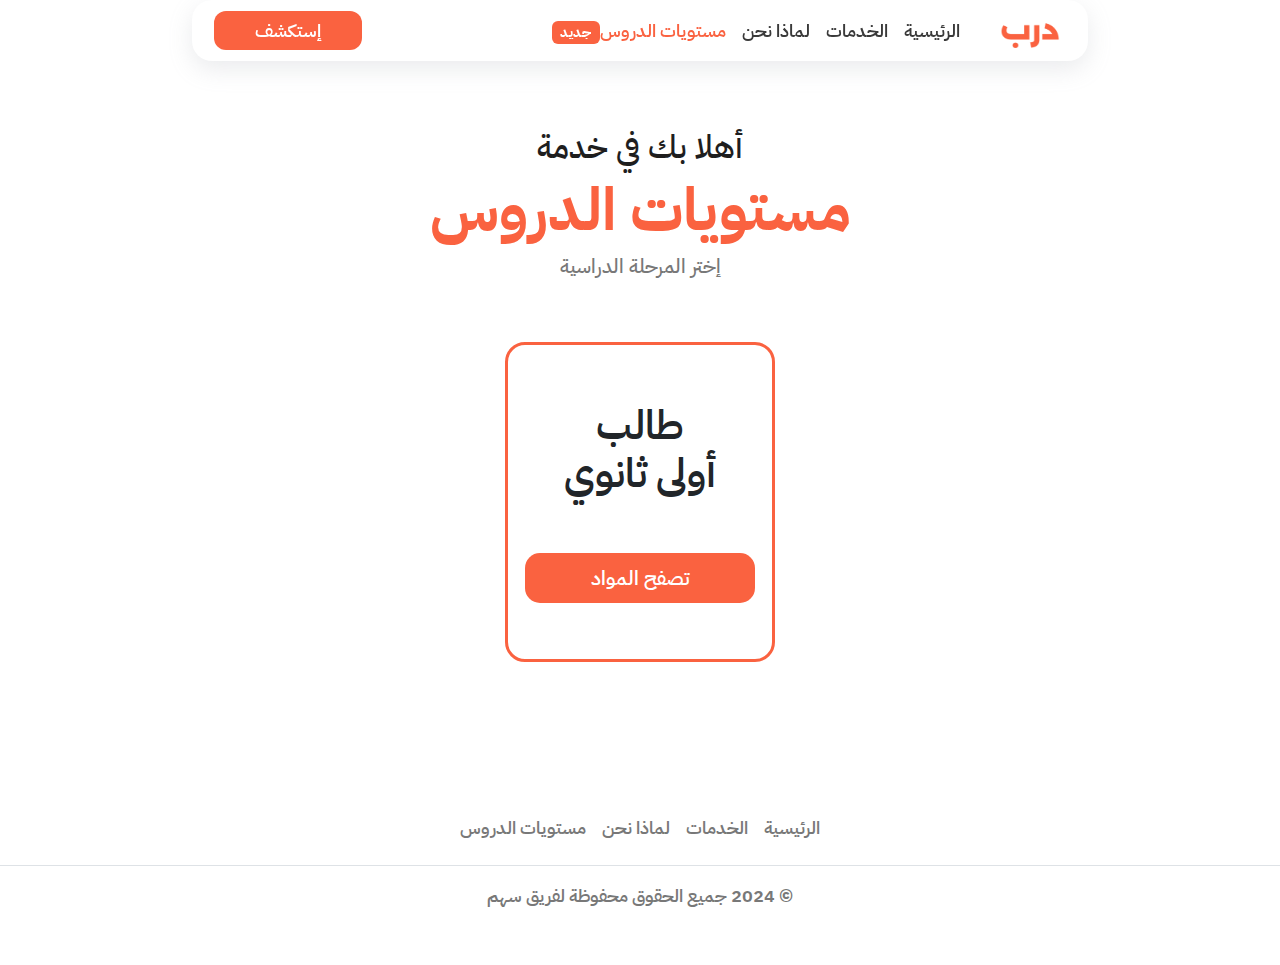
<file: Edu_level/index.html>
<!DOCTYPE html>
<html lang="en">
<head>
    <meta charset="UTF-8">
    <meta name="viewport" content="width=device-width, initial-scale=1.0">
    <link href="https://cdn.jsdelivr.net/npm/bootstrap@5.3.3/dist/css/bootstrap.min.css" rel="stylesheet"
    integrity="sha384-QWTKZyjpPEjISv5WaRU9OFeRpok6YctnYmDr5pNlyT2bRjXh0JMhjY6hW+ALEwIH" crossorigin="anonymous">
  <link rel="stylesheet" href="style.css">
  <link rel='stylesheet'
    href='https://cdn-uicons.flaticon.com/2.2.0/uicons-regular-rounded/css/uicons-regular-rounded.css'>

  <title>المواد</title>
</head>

<body dir="rtl">
   <nav class="navbar fixed-top navbar-expand-lg ">
    
    <div class="container-fluid">
      <a class="navbar-brand" href="/HomePage/index.html">
        <img src="/HomePage/img/logo out bg.png" alt="Logo" width="60" height="35"
        class="d-inline-block align-text-top">
        
      </a>
      <button class="navbar-toggler" type="button" data-bs-toggle="collapse" data-bs-target="#navbarNavDropdown"
      aria-controls="navbarNavDropdown" aria-expanded="false" aria-label="Toggle navigation">
      <span class="navbar-toggler-icon"></span>
    </button>
    <div class="collapse navbar-collapse" id="navbarNavDropdown">
      <ul class="navbar-nav">
        <li class="nav-item">
          <a class="nav-link" aria-current="page" href="/HomePage/index.html">الرئيسية</a>
        </li>
        <li class="nav-item">
          <a class="nav-link" href="/HomePage/index.html#services">الخدمات</a>
        </li>
        <li class="nav-item">
          <a class="nav-link" href="/HomePage/index.html#why">لماذا نحن</a>
        </li>
        <li class="nav-item dropdown" style="color: #FA6240;">
          <a class="nav-link" href="/Edu_level/index.html" style="color: #FA6240;">مستويات الدروس<span class="badge"
            style="background-color: #FA6240;">جديد</span></a>
          </li>
        </ul>
        
      </div>
      <a id="a" href="/HomePage/index.html#services"><button id="nav_btn" class="btn" type="button">إستكشف</button></a>
    </div>
  </nav>


  <!-- الواجهة العلوية -->
  <div class="head">
      <h2 class="fw-medium"> أهلا بك في خدمة</h2>
      <h1 class="fw-bold">مستويات الدروس</h1>
    <h5 class="fw-medium">إختر المرحلة الدراسية</h5>
  </div>

  <div class="level">
    <h1 class="fw-semibold">
        طالب
        <br>أولى ثانوي
    </h1>
    <a href="/Subjects/index.html" class="fw-semibold" >تصفح المواد</a>
  </div>



    <!-- الفوتر -------------------------------------->
    <footer class="py-3 my-4">
      <ul class="nav justify-content-center border-bottom pb-3 mb-3">
        <li class="nav-item"><a href="/HomePage/index.html" class="nav-link px-2 fw-semibold" style="color: #787878;">الرئيسية</a></li>
        <li class="nav-item"><a href="/HomePage/index.html#services" class="nav-link px-2 fw-semibold" style="color: #787878;">الخدمات</a></li>
        <li class="nav-item"><a href="/HomePage/index.html#why" class="nav-link px-2 fw-semibold" style="color: #787878;">لماذا نحن</a></li>
        <li class="nav-item"><a href="/Edu_level/index.html" class="nav-link px-2 fw-semibold" style="color: #787878;">مستويات الدروس</a></li>
      </ul>
      <p class="text-center fw-semibold" style="color: #787878; font-size: large;">© 2024 جميع الحقوق محفوظة لفريق سهم</p>
    </footer>
  <script src="https://cdn.jsdelivr.net/npm/bootstrap@5.3.3/dist/js/bootstrap.bundle.min.js"
  integrity="sha384-YvpcrYf0tY3lHB60NNkmXc5s9fDVZLESaAA55NDzOxhy9GkcIdslK1eN7N6jIeHz"
  crossorigin="anonymous"></script>
</body>
</html>
</file>
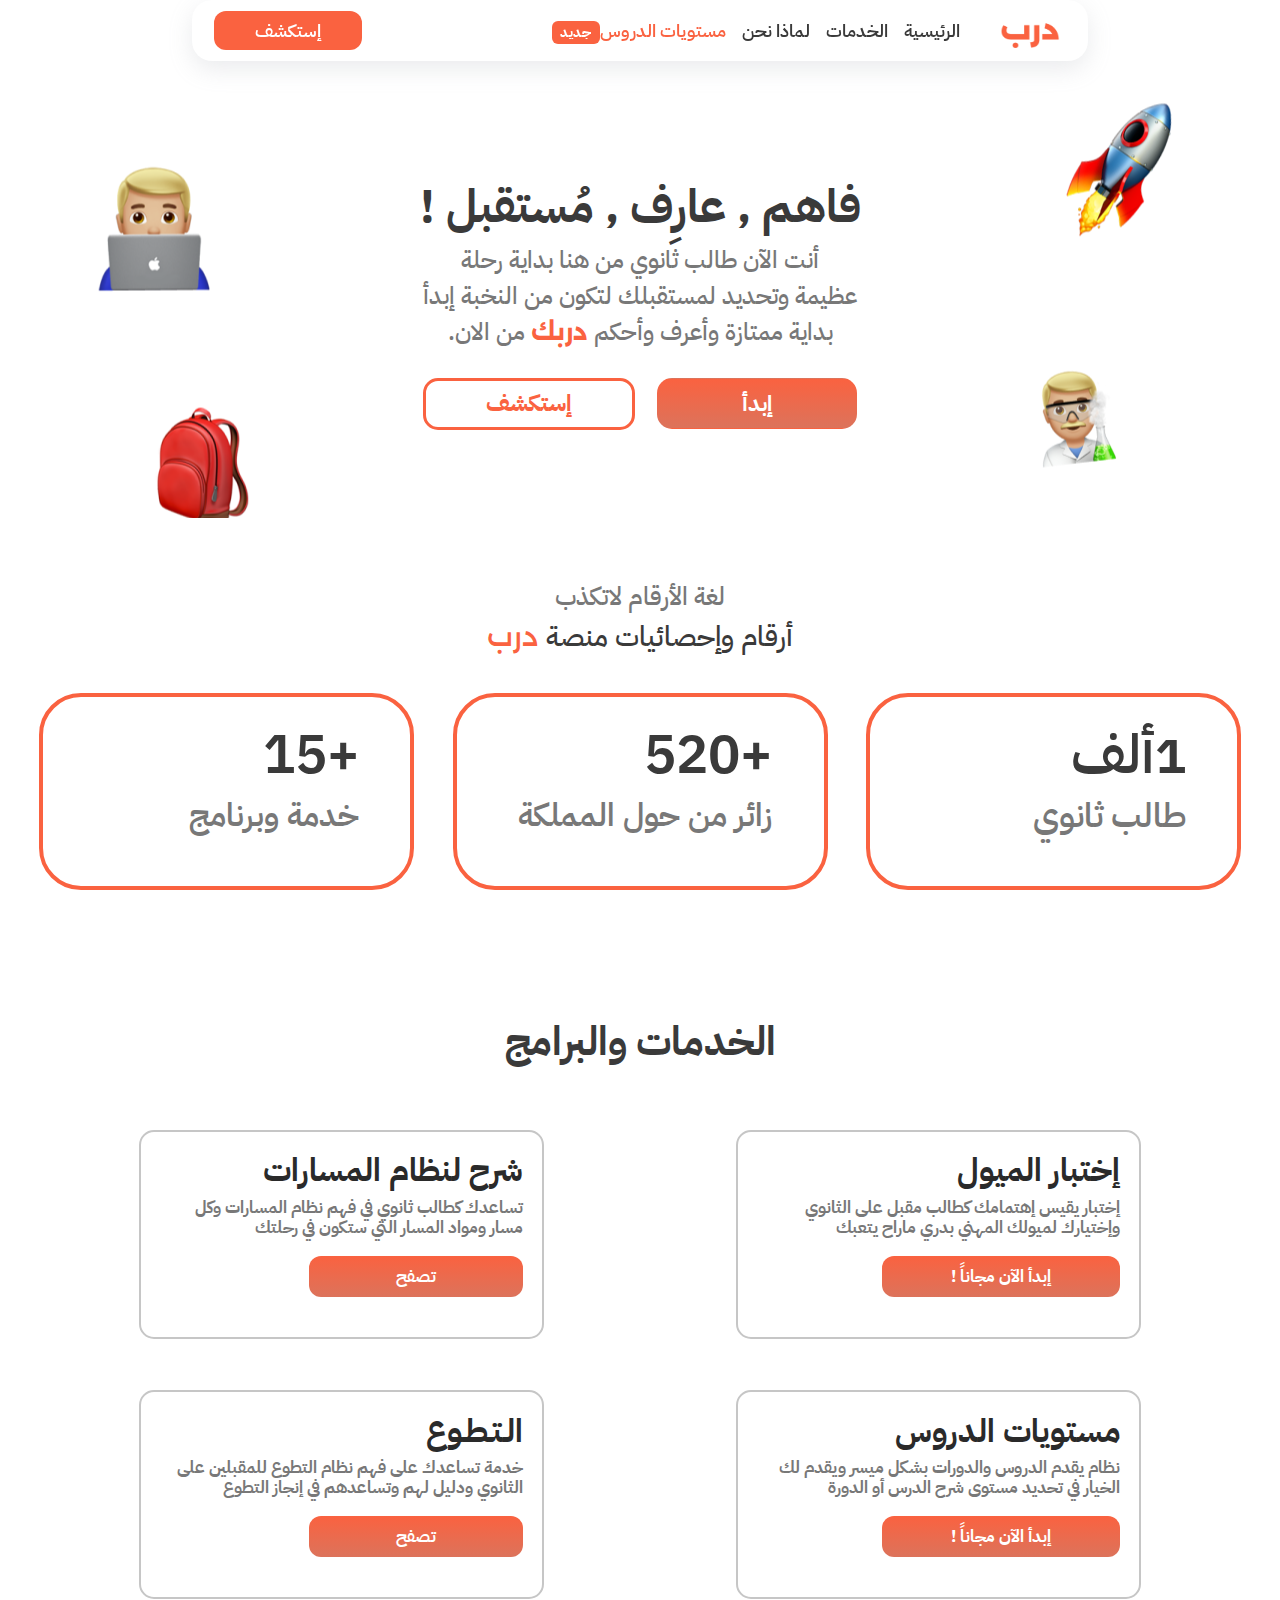
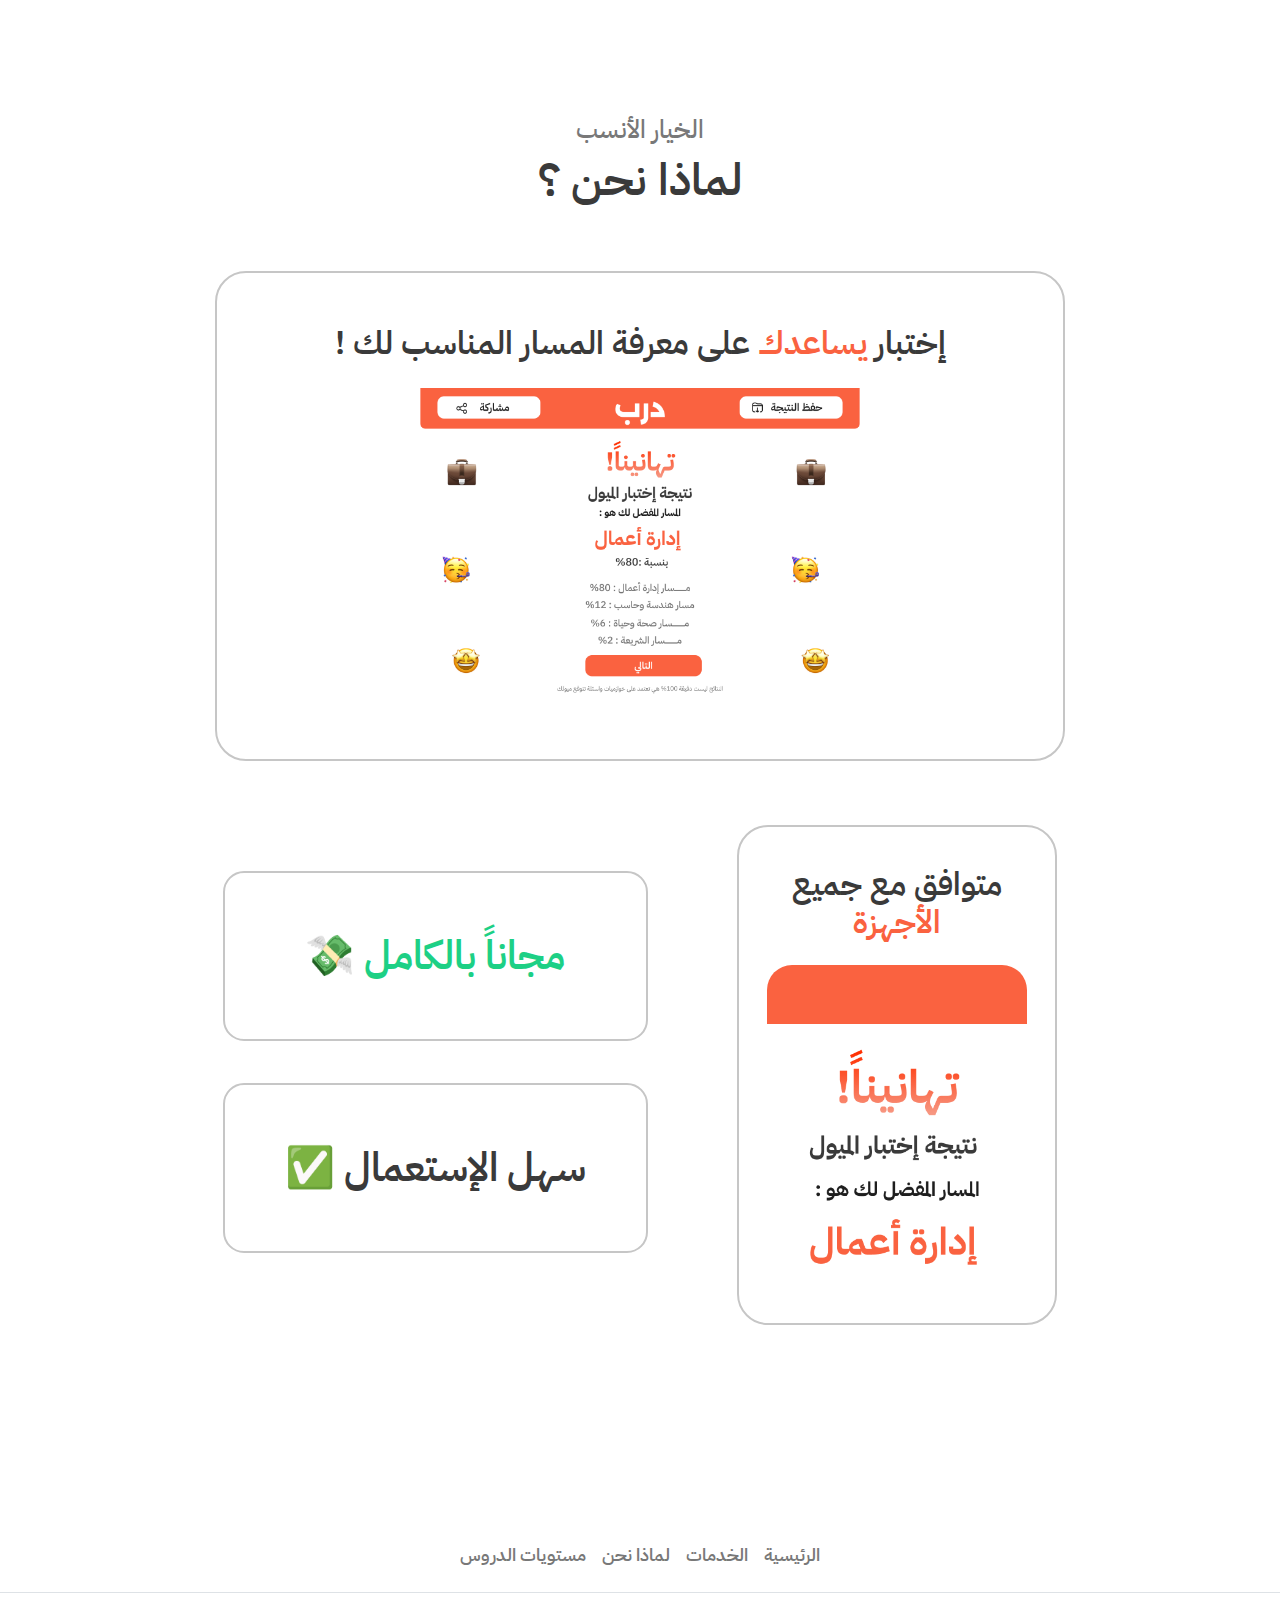
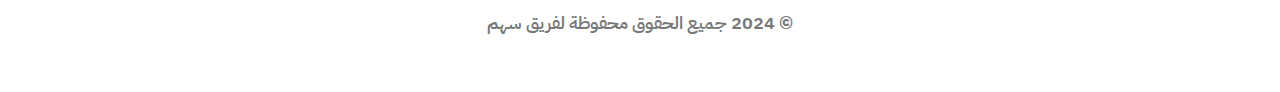
<file: HomePage/index.html>
<!DOCTYPE html>
<html lang="ar">

<head>
  <meta charset="UTF-8">
  <meta name="viewport" content="width=device-width, initial-scale=1.0">
  <link href="https://cdn.jsdelivr.net/npm/bootstrap@5.3.3/dist/css/bootstrap.min.css" rel="stylesheet"
    integrity="sha384-QWTKZyjpPEjISv5WaRU9OFeRpok6YctnYmDr5pNlyT2bRjXh0JMhjY6hW+ALEwIH" crossorigin="anonymous">
  <link rel="stylesheet" href="style.css">
  <link rel='stylesheet'
    href='https://cdn-uicons.flaticon.com/2.2.0/uicons-regular-rounded/css/uicons-regular-rounded.css'>

  <title>الصفحة الرئيسية</title>
</head>

<body dir="rtl">
  <nav class="navbar fixed-top navbar-expand-lg ">
    
    <div class="container-fluid">
      <a class="navbar-brand" href="/HomePage/index.html">
        <img src="/HomePage/img/logo out bg.png" alt="Logo" width="60" height="35"
        class="d-inline-block align-text-top">
        
      </a>
      <button class="navbar-toggler" type="button" data-bs-toggle="collapse" data-bs-target="#navbarNavDropdown"
      aria-controls="navbarNavDropdown" aria-expanded="false" aria-label="Toggle navigation">
      <span class="navbar-toggler-icon"></span>
    </button>
    <div class="collapse navbar-collapse" id="navbarNavDropdown">
      <ul class="navbar-nav">
        <li class="nav-item">
          <a class="nav-link" aria-current="page" href="/HomePage/index.html">الرئيسية</a>
        </li>
        <li class="nav-item">
          <a class="nav-link" href="/HomePage/index.html#services">الخدمات</a>
        </li>
        <li class="nav-item">
          <a class="nav-link" href="/HomePage/index.html#why">لماذا نحن</a>
        </li>
        <li class="nav-item dropdown" style="color: #FA6240;">
          <a class="nav-link" href="/Edu_level/index.html" style="color: #FA6240;">مستويات الدروس<span class="badge"
            style="background-color: #FA6240;">جديد</span></a>
          </li>
        </ul>
        
      </div>
      <a id="a" href="/HomePage/index.html#services"><button id="nav_btn" class="btn" type="button">إستكشف</button></a>
        </div>
  </nav>
  
  <!-- <img class="circel img-fluid" src="/HomePage/img/cir.png" alt=""> -->

  <!-- الدائرة -->
  <!-- الواجهة العلوية -->
  <div class="main">
    <div class="main_text">
      <h1>فاهم , عارِف , مُستقبل !</h1>
      <p>أنت الآن طالب ثانوي من هنا بداية رحلة
        <br> عظيمة وتحديد لمستقبلك لتكون من النخبة إبدأ
        <br> بداية ممتازة وأعرف وأحكم <span
          style="color: #FA6240; font-weight: bold; font-family: Alexandria;">دربك</span> من الان.
      </p>
    </div>
    <div class="main_btns">
      <a href="#services" class="btn main_btn">إبدأ</a>
      <a href="#services" class="btn sec_btn">إستكشف</a>

    </div>
  </div>

  <!-- الأرقام -->
  <div class="num">

    <div class="num_title">
      <h5>لغة الأرقام لاتكذب</h5>
      <h3>أرقام وإحصائيات منصة <span style="color: #FA6240; font-family: Alexandria;">درب</span> </h3>
    </div>

    <!-- اب البطاقات -->

    <div class="num_cards">

      <div class="num_card">
        <div class="num_text">
          <h1>1ألف <i class="fi fi-rr-graduation-cap"></i></h1>
          <h4>طالب ثانوي</h4>
        </div>
      </div>

      <div class="num_card">
        <div class="num_text">
          <h1>+520  <i class="fi fi-rr-user"></i></h1>
          <h4 style="font-size: 32px;">زائر من حول المملكة</h4>
        </div>
      </div>

      <div class="num_card">
        <div class="num_text">
          <h1>+15<i class="fi fi-rr-apps"></i></h1>
          <h4 style="font-size: 32px;">خدمة وبرنامج</h4>
        </div>
      </div>


    </div> <!--نهاية أب البطاقات-->
  </div> <!--جد البطاقات-->


  <!-- الخدمات -------------------------------------->

  <div class="services" id="services">

    <div class="ser_title">
      <h1>الخدمات والبرامج</h1>
    </div>

    <div class="ser_cards"> <!--أب البطاقات-->

      <div class="ser_card">
        
        <h2>إختبار الميول<i class="fi fi-rr-briefcase icon"></i></h2>
        <h6> إختبار يقيس إهتمامك كطالب مقبل على الثانوي وإختيارك لميولك المهني بدري ماراح يتعبك </h6>
        <a href="#"  rel="noopener noreferrer"  data-bs-toggle="modal" data-bs-target="#exampleModal">إبدأ الآن مجاناً !</a>
      </div>

      <div class="ser_card">
        <h2>شرح لنظام المسارات<i class="fi fi-rr-briefcase icon"></i></h2>

        <h6>تساعدك كطالب ثانوي في فهم نظام المسارات وكل مسار ومواد المسار التي ستكون في رحلتك 
        </h6>
        <a href="/msarat/msarat.html"  rel="noopener noreferrer"  style="padding: 2.3% 24%;">تصفح</a>
      </div>

      <div class="ser_card">
        <h2>مستويات الدروس<i class="fi fi-rr-briefcase icon"></i></h2>

        <h6> نظام يقدم الدروس والدورات بشكل ميسر ويقدم لك الخيار في تحديد مستوى شرح الدرس أو الدورة</h6>
        <a href="/Edu_level/"  rel="noopener noreferrer">إبدأ الآن مجاناً !</a>
      </div>

      <div class="ser_card">
        <h2>الـتـطـوع<i class="fi fi-rr-briefcase icon"></i></h2>

        <h6> خدمة تساعدك على فهم نظام التطوع للمقبلين على الثانوي ودليل لهم وتساعدهم في إنجاز التطوع </h6>
        <a href="/tatawae/index.html"  rel="noopener noreferrer" style="padding: 2.3% 24%;">تصفح</a>
      </div>


    </div> <!--نهاية أب البطاقات-->

  </div>

  
<!-- Modal -->
<div class="modal fade" id="exampleModal" tabindex="-1" aria-labelledby="exampleModalLabel" aria-hidden="true">
  <div class="modal-dialog">
    <div class="modal-content">
      <div class="modal-header">
        <h1 class="modal-title fs-5" id="exampleModalLabel">سيتم توفير الخدمة قريباً</h1>
        <!-- <button type="button" class="btn-close" data-bs-dismiss="modal" aria-label="Close"></button> -->
      </div>
      <div class="modal-body">
      هي خدمة إحترافية سيتم تقديمها في منصة درب ترقبوا..
      </div>
      <div class="modal-footer">
        <button type="button" class="btn btn-secondary" data-bs-dismiss="modal">إغلاق</button>
      </div>
    </div>
  </div>
</div>


  <!-- لماذا نحن ؟ -------------------------------------->

  <div class="why" id="why">
    <!-- العنوان -->
    <div class="why_title">
      <h5>الخيار الأنسب</h5>
      <h1 class="fw-semibold">لماذا نحن ؟</h1>
    </div>

    <div class="why_card " id="width_card">
      <h1 class="fw-semibold" style="font-size: 33px; color: #3a3a3a;">إختبار <span style="color: #FA6240;">يساعدك</span> على معرفة المسار المناسب لك !</h1>
      <img class="img-fluid" src="/HomePage/img/النتيجة.png" alt="" width="490" height="345" style="border-radius: 24px; margin-top: 2%; padding: 0% 3%;">
    </div>

    <div class="why_cards">

      <div class="why_card" id="height_card">
        <h2 class="fw-semibold">متوافق مع جميع <br><span style="color: #FA6240;">الأجهزة</span></h2>
        <img src="/HomePage/img/بالجوال.png" alt="" width="260" height="300" style="border-radius: 25px; margin-top:5% ;">
      </div>
    
      <!-- اب البطاقات الصغيرة -->
      <div class="min_cards">

        <div class="why_card" id="min_card">
          <h1 class="fw-semibold" style="color: #1DD085; margin: auto; text-align: center;">مجاناً بالكامل 💸</h1>
        </div>
              <div class="why_card" id="min_card">
                <h1 class="fw-semibold" style="color: #3a3a3a; margin: auto; text-align: center; ">سهل الإستعمال ✅</h1>
              </div>
      </div> <!--نهاية اب البطاقات الصغيرة-->
      
    </div> <!--نهاية أب البطاقات-->

  </div> <!--نهاية الجد-->

<!-- الفوتر -------------------------------------->
<footer class="py-3 my-4">
  <ul class="nav justify-content-center border-bottom pb-3 mb-3">
    <li class="nav-item"><a href="/HomePage/index.html" class="nav-link px-2 fw-semibold" style="color: #787878;">الرئيسية</a></li>
    <li class="nav-item"><a href="/HomePage/index.html#services" class="nav-link px-2 fw-semibold" style="color: #787878;">الخدمات</a></li>
    <li class="nav-item"><a href="/HomePage/index.html#why" class="nav-link px-2 fw-semibold" style="color: #787878;">لماذا نحن</a></li>
    <li class="nav-item"><a href="/Edu_level/index.html" class="nav-link px-2 fw-semibold" style="color: #787878;">مستويات الدروس</a></li>
  </ul>
  <p class="text-center fw-semibold" style="color: #787878; font-size: large;">© 2024 جميع الحقوق محفوظة لفريق سهم</p>
</footer>



  <script src="https://cdn.jsdelivr.net/npm/bootstrap@5.3.3/dist/js/bootstrap.bundle.min.js"
    integrity="sha384-YvpcrYf0tY3lHB60NNkmXc5s9fDVZLESaAA55NDzOxhy9GkcIdslK1eN7N6jIeHz"
    crossorigin="anonymous"></script>
</body>

</html>
</file>
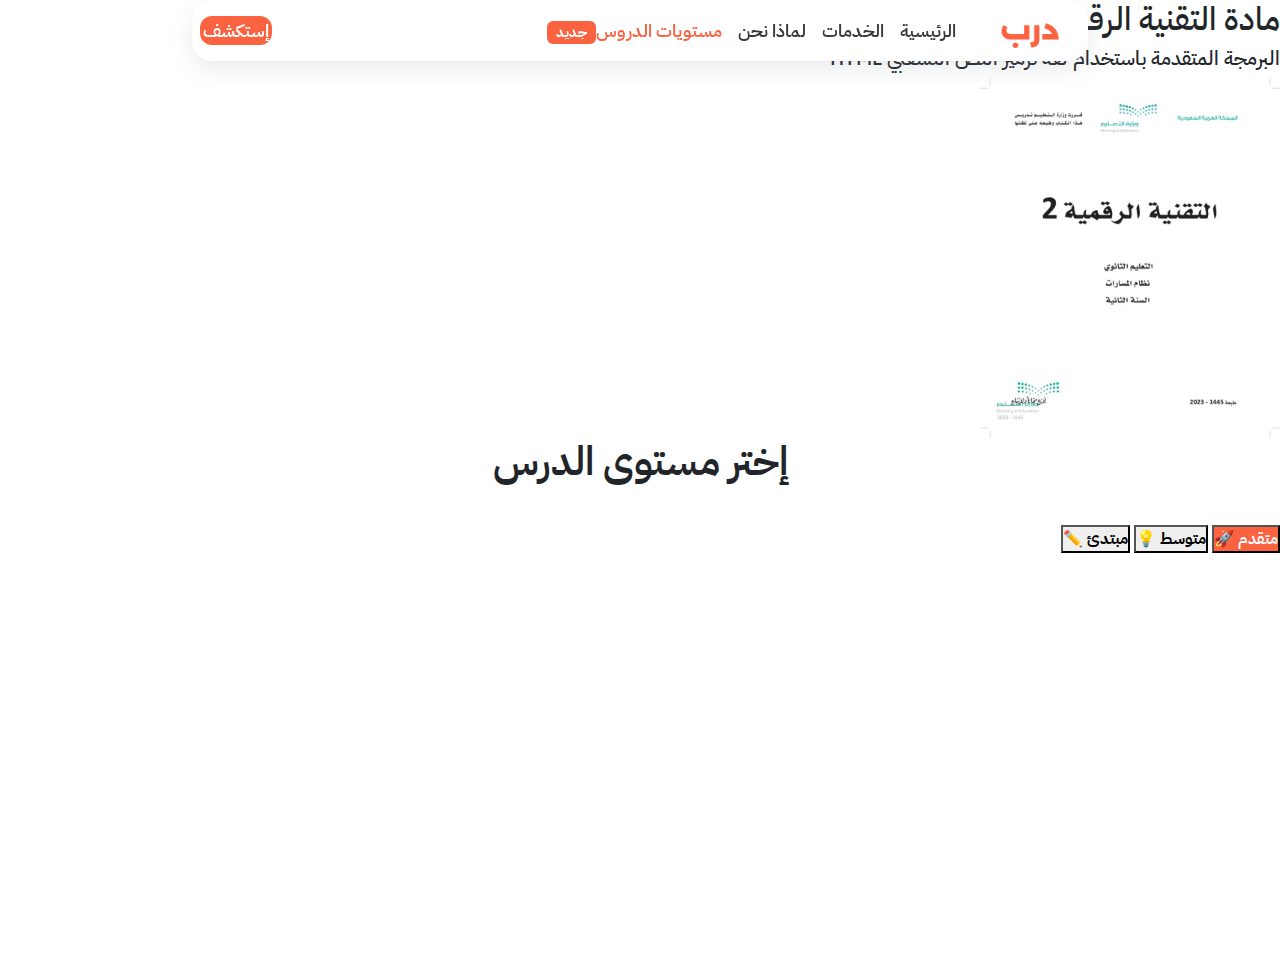
<file: lesson-levels/index.html>
<!DOCTYPE html>
<html lang="ar">
    <head>
        <meta charset="UTF-8">
        <meta name="viewport" content="width=device-width, initial-scale=1.0">
        <link href="https://cdn.jsdelivr.net/npm/bootstrap@5.3.3/dist/css/bootstrap.min.css" rel="stylesheet"
          integrity="sha384-QWTKZyjpPEjISv5WaRU9OFeRpok6YctnYmDr5pNlyT2bRjXh0JMhjY6hW+ALEwIH" crossorigin="anonymous">
        <link rel="stylesheet" href="style.css">
        <link rel='stylesheet'
          href='https://cdn-uicons.flaticon.com/2.2.0/uicons-regular-rounded/css/uicons-regular-rounded.css'>
        <title>الدروس | درب</title>
      </head>
<body dir="rtl">
  <nav class="navbar fixed-top navbar-expand-lg ">
    
    <div class="container-fluid">
      <a class="navbar-brand" href="/HomePage/index.html">
        <img src="/HomePage/img/logo out bg.png" alt="Logo" width="60" height="35"
        class="d-inline-block align-text-top">
        
      </a>
      <button class="navbar-toggler" type="button" data-bs-toggle="collapse" data-bs-target="#navbarNavDropdown"
      aria-controls="navbarNavDropdown" aria-expanded="false" aria-label="Toggle navigation">
      <span class="navbar-toggler-icon"></span>
    </button>
    <div class="collapse navbar-collapse" id="navbarNavDropdown">
      <ul class="navbar-nav">
        <li class="nav-item">
          <a class="nav-link" aria-current="page" href="/HomePage/index.html">الرئيسية</a>
        </li>
        <li class="nav-item">
          <a class="nav-link" href="/HomePage/index.html#services">الخدمات</a>
        </li>
        <li class="nav-item">
          <a class="nav-link" href="/HomePage/index.html#why">لماذا نحن</a>
        </li>
        <li class="nav-item dropdown" style="color: #FA6240;">
          <a class="nav-link" href="/Edu_level/index.html" style="color: #FA6240;">مستويات الدروس<span class="badge"
            style="background-color: #FA6240;">جديد</span></a>
          </li>
        </ul>
        
      </div>
      <a id="a" href="/HomePage/index.html#services"><button id="nav_btn" class="btn" type="button">إستكشف</button></a>
    </div>
  </nav>

            <!-- الواجهة العلوية -->
            <div class="head">
              <h2 class="fw-medium">مادة التقنية الرقمية 2</h2>
              <h5 class="fw-medium"> البرمجة المتقدمة باستخدام لغة ترميز النص التشعبي HTML</h5>
              <img src="/img/book.png" alt="" width="300px">
            </div>
            <div class="drs">
              <h1 class="fw-semibold" style="text-align: center; margin-bottom: 3%;">إختر مستوى الدرس</h1>
              <div class="choose">
                <button class="fw-semibold che" style="color: white; background-color: #FA6240;">متقدم 🚀</button>
                <button class="fw-bold">متوسط 💡</button>
                <button class="fw-bold">مبتدئ ✏️</button>


              </div>
              <div class="vid">
                <iframe width="700" height="400" src="https://www.youtube.com/embed/JnFNO1nI97s?si=WhIWqnFdUVQyjz_C" title="YouTube video player" frameborder="0" allow="accelerometer; autoplay; clipboard-write; encrypted-media; gyroscope; picture-in-picture; web-share" referrerpolicy="strict-origin-when-cross-origin" allowfullscreeniframe>
              </div>
              <footer class="py-3 my-4">
                <ul class="nav justify-content-center border-bottom pb-3 mb-3">
                  <li class="nav-item"><a href="/HomePage/index.html" class="nav-link px-2 fw-semibold" style="color: #787878;">الرئيسية</a></li>
                  <li class="nav-item"><a href="/HomePage/index.html#services" class="nav-link px-2 fw-semibold" style="color: #787878;">الخدمات</a></li>
                  <li class="nav-item"><a href="/HomePage/index.html#why" class="nav-link px-2 fw-semibold" style="color: #787878;">لماذا نحن</a></li>
                  <li class="nav-item"><a href="/Edu_level/index.html" class="nav-link px-2 fw-semibold" style="color: #787878;">مستويات الدروس</a></li>
                </ul>
                <p class="text-center fw-semibold" style="color: #787878; font-size: large;">© 2024 جميع الحقوق محفوظة لفريق سهم</p>
              </footer>
            </div>
            <script src="https://cdn.jsdelivr.net/npm/bootstrap@5.3.3/dist/js/bootstrap.bundle.min.js"
            integrity="sha384-YvpcrYf0tY3lHB60NNkmXc5s9fDVZLESaAA55NDzOxhy9GkcIdslK1eN7N6jIeHz"
            crossorigin="anonymous"></script>
</body>
</html>
</file>
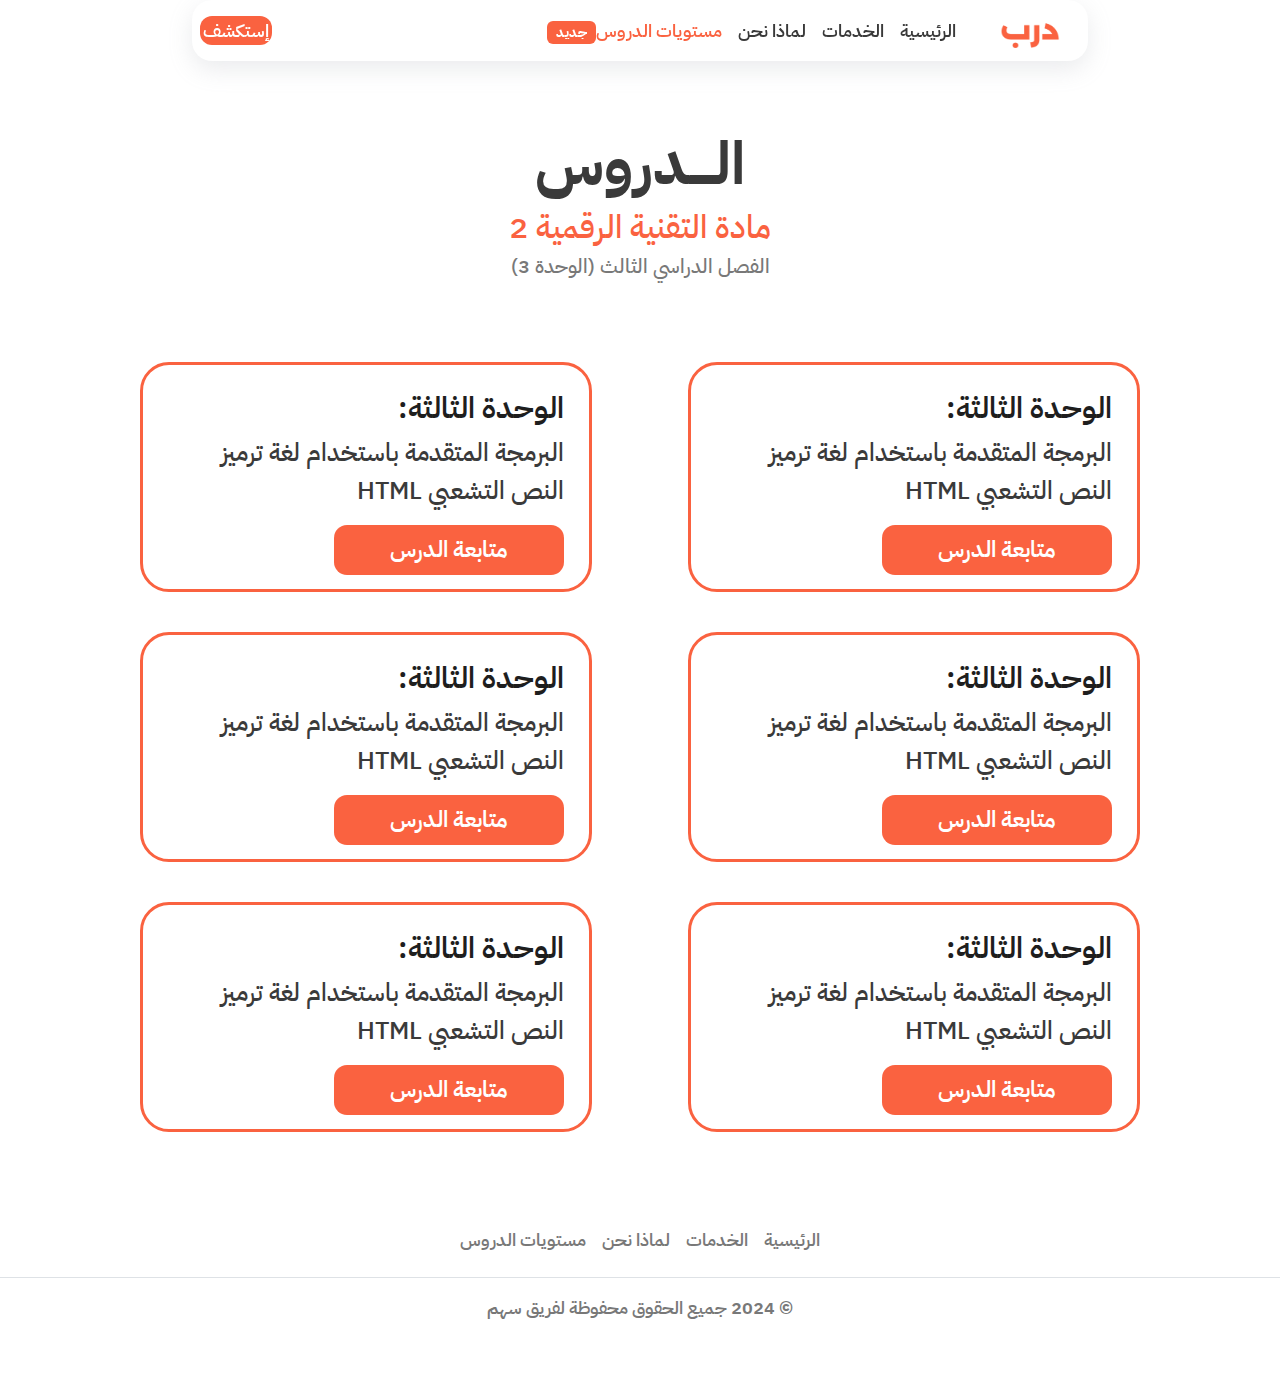
<file: lessons/index.html>
<!DOCTYPE html>
<html lang="en">
    <head>
        <meta charset="UTF-8">
        <meta name="viewport" content="width=device-width, initial-scale=1.0">
        <link href="https://cdn.jsdelivr.net/npm/bootstrap@5.3.3/dist/css/bootstrap.min.css" rel="stylesheet"
          integrity="sha384-QWTKZyjpPEjISv5WaRU9OFeRpok6YctnYmDr5pNlyT2bRjXh0JMhjY6hW+ALEwIH" crossorigin="anonymous">
        <link rel="stylesheet" href="style.css">
        <link rel='stylesheet'
          href='https://cdn-uicons.flaticon.com/2.2.0/uicons-regular-rounded/css/uicons-regular-rounded.css'>
        <title>الدروس | درب</title>
      </head>
<body dir="rtl">
  <nav class="navbar fixed-top navbar-expand-lg ">
    
    <div class="container-fluid">
      <a class="navbar-brand" href="/HomePage/index.html">
        <img src="/HomePage/img/logo out bg.png" alt="Logo" width="60" height="35"
        class="d-inline-block align-text-top">
        
      </a>
      <button class="navbar-toggler" type="button" data-bs-toggle="collapse" data-bs-target="#navbarNavDropdown"
      aria-controls="navbarNavDropdown" aria-expanded="false" aria-label="Toggle navigation">
      <span class="navbar-toggler-icon"></span>
    </button>
    <div class="collapse navbar-collapse" id="navbarNavDropdown">
      <ul class="navbar-nav">
        <li class="nav-item">
          <a class="nav-link" aria-current="page" href="/HomePage/index.html">الرئيسية</a>
        </li>
        <li class="nav-item">
          <a class="nav-link" href="/HomePage/index.html#services">الخدمات</a>
        </li>
        <li class="nav-item">
          <a class="nav-link" href="/HomePage/index.html#why">لماذا نحن</a>
        </li>
        <li class="nav-item dropdown" style="color: #FA6240;">
          <a class="nav-link" href="/Edu_level/index.html" style="color: #FA6240;">مستويات الدروس<span class="badge"
            style="background-color: #FA6240;">جديد</span></a>
          </li>
        </ul>
        
      </div>
      <a id="a" href="/HomePage/index.html#services"><button id="nav_btn" class="btn" type="button">إستكشف</button></a>
    </div>
  </nav>

      <!-- الواجهة العلوية -->
      <div class="head">
        <h1 class="fw-bold">الــــدروس</h1>
        <h2 class="fw-medium">مادة التقنية الرقمية 2</h2>
        <h5 class="fw-medium">الفصل الدراسي الثالث (الوحدة 3)</h5>
      </div>
      <!-- الدروس -->
      <section class="container">
      <div class="cards">
        <h2>الوحدة الثالثة:</h2>
        <p>البرمجة المتقدمة باستخدام لغة ترميز النص التشعبي HTML</p>
        <a href="/lesson-levels/index.html"><button>متابعة الدرس</button></a>
      </div>
      <div class="cards">
        <h2>الوحدة الثالثة:</h2>
        <p>البرمجة المتقدمة باستخدام لغة ترميز النص التشعبي HTML</p>
        <a href="/lesson-levels/index.html"><button>متابعة الدرس</button></a>
      </div>
      <div class="cards">
        <h2>الوحدة الثالثة:</h2>
        <p>البرمجة المتقدمة باستخدام لغة ترميز النص التشعبي HTML</p>
        <a href="/lesson-levels/index.html"><button>متابعة الدرس</button></a>
      </div>
      <div class="cards">
        <h2>الوحدة الثالثة:</h2>
        <p>البرمجة المتقدمة باستخدام لغة ترميز النص التشعبي HTML</p>
        <a href="/lesson-levels/index.html"><button>متابعة الدرس</button></a>
      </div>
      <div class="cards">
        <h2>الوحدة الثالثة:</h2>
        <p>البرمجة المتقدمة باستخدام لغة ترميز النص التشعبي HTML</p>
        <a href="/lesson-levels/index.html"><button>متابعة الدرس</button></a>
      </div>
      <div class="cards">
        <h2>الوحدة الثالثة:</h2>
        <p>البرمجة المتقدمة باستخدام لغة   ترميز النص التشعبي HTML</p>
        <a href="/lesson-levels/index.html"><button>متابعة الدرس</button></a>
      </div>

      </div>
      </section>


      <footer class="py-3 my-4">
        <ul class="nav justify-content-center border-bottom pb-3 mb-3">
          <li class="nav-item"><a href="/HomePage/index.html" class="nav-link px-2 fw-semibold" style="color: #787878;">الرئيسية</a></li>
          <li class="nav-item"><a href="/HomePage/index.html#services" class="nav-link px-2 fw-semibold" style="color: #787878;">الخدمات</a></li>
          <li class="nav-item"><a href="/HomePage/index.html#why" class="nav-link px-2 fw-semibold" style="color: #787878;">لماذا نحن</a></li>
          <li class="nav-item"><a href="/Edu_level/index.html" class="nav-link px-2 fw-semibold" style="color: #787878;">مستويات الدروس</a></li>
        </ul>
        <p class="text-center fw-semibold" style="color: #787878; font-size: large;">© 2024 جميع الحقوق محفوظة لفريق سهم</p>
      </footer>

  <script src="https://cdn.jsdelivr.net/npm/bootstrap@5.3.3/dist/js/bootstrap.bundle.min.js"
  integrity="sha384-YvpcrYf0tY3lHB60NNkmXc5s9fDVZLESaAA55NDzOxhy9GkcIdslK1eN7N6jIeHz"
  crossorigin="anonymous"></script>
</body>
</html>
</file>
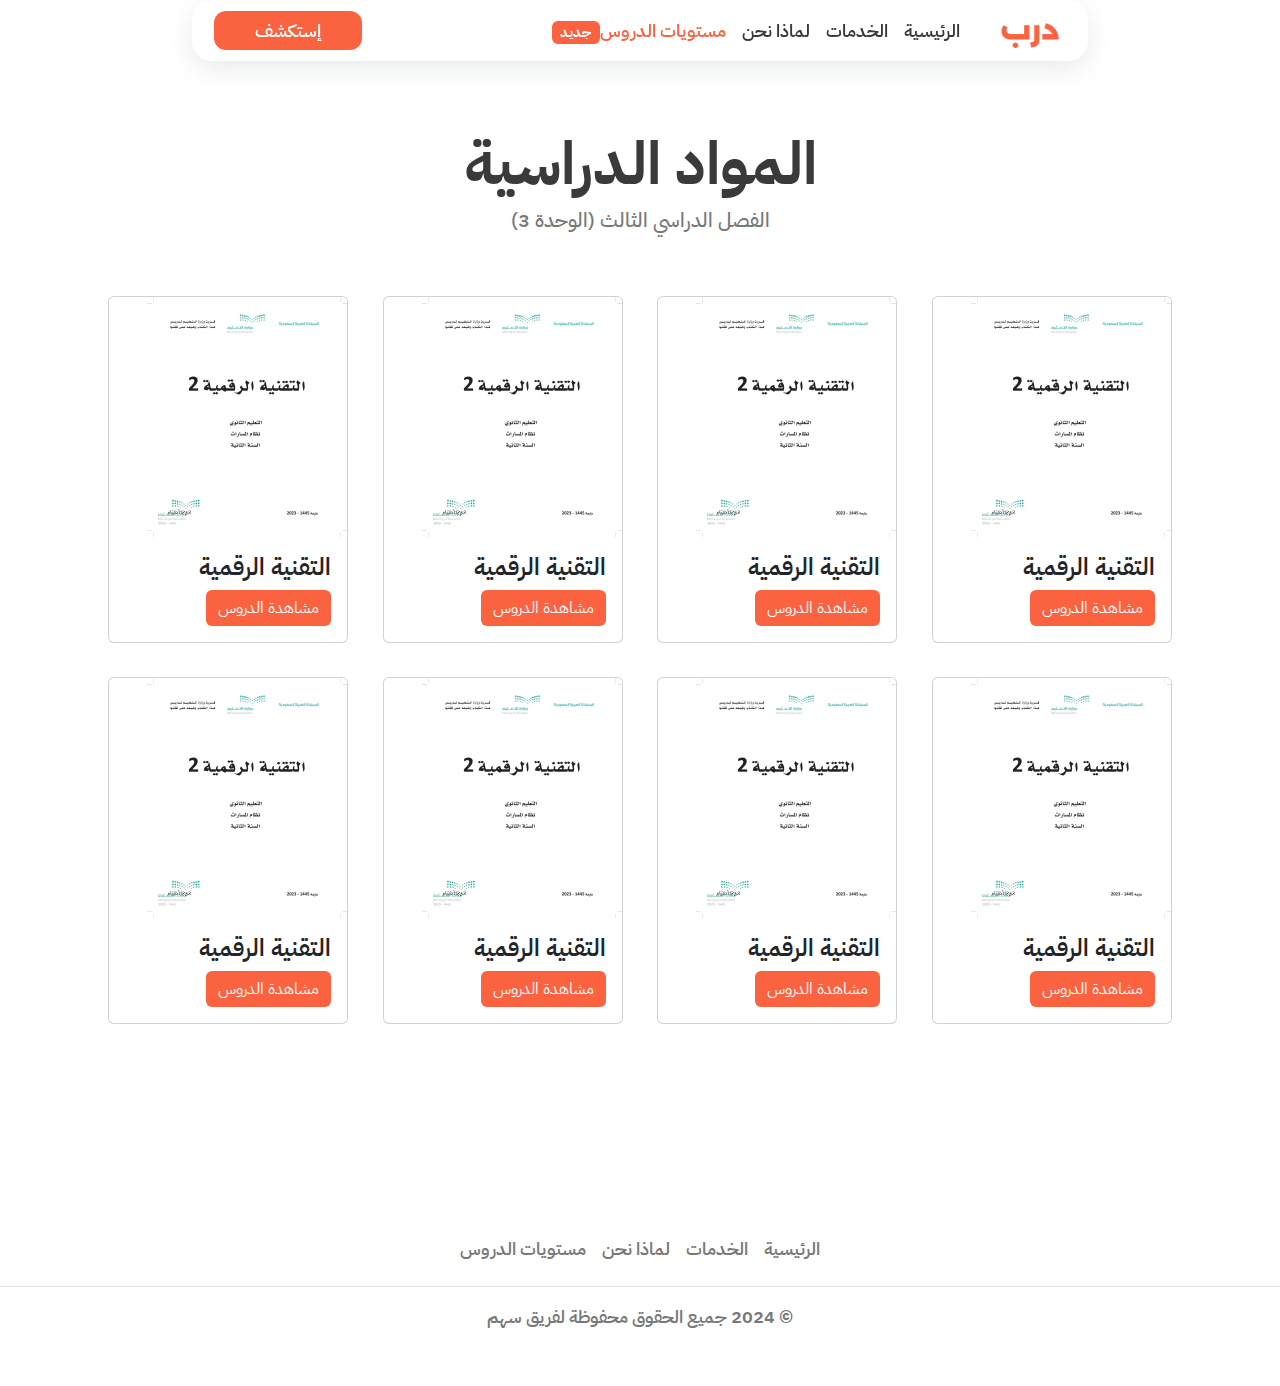
<file: Subjects/index.html>
<!DOCTYPE html>
<html lang="en">
<head>
    <meta charset="UTF-8">
    <meta name="viewport" content="width=device-width, initial-scale=1.0">
    <link href="https://cdn.jsdelivr.net/npm/bootstrap@5.3.3/dist/css/bootstrap.min.css" rel="stylesheet"
    integrity="sha384-QWTKZyjpPEjISv5WaRU9OFeRpok6YctnYmDr5pNlyT2bRjXh0JMhjY6hW+ALEwIH" crossorigin="anonymous">
  <link rel="stylesheet" href="style.css">
  <link rel='stylesheet'
    href='https://cdn-uicons.flaticon.com/2.2.0/uicons-regular-rounded/css/uicons-regular-rounded.css'>

  <title>المواد</title>
</head>

<body dir="rtl">
   <nav class="navbar fixed-top navbar-expand-lg ">
    
    <div class="container-fluid">
      <a class="navbar-brand" href="/HomePage/index.html">
        <img src="/HomePage/img/logo out bg.png" alt="Logo" width="60" height="35"
        class="d-inline-block align-text-top">
        
      </a>
      <button class="navbar-toggler" type="button" data-bs-toggle="collapse" data-bs-target="#navbarNavDropdown"
      aria-controls="navbarNavDropdown" aria-expanded="false" aria-label="Toggle navigation">
      <span class="navbar-toggler-icon"></span>
    </button>
    <div class="collapse navbar-collapse" id="navbarNavDropdown">
      <ul class="navbar-nav">
        <li class="nav-item">
          <a class="nav-link" aria-current="page" href="/HomePage/index.html">الرئيسية</a>
        </li>
        <li class="nav-item">
          <a class="nav-link" href="/HomePage/index.html#services">الخدمات</a>
        </li>
        <li class="nav-item">
          <a class="nav-link" href="/HomePage/index.html#why">لماذا نحن</a>
        </li>
        <li class="nav-item dropdown" style="color: #FA6240;">
          <a class="nav-link" href="/Edu_level/index.html" style="color: #FA6240;">مستويات الدروس<span class="badge"
            style="background-color: #FA6240;">جديد</span></a>
          </li>
        </ul>
        
      </div>
      <a id="a" href="/HomePage/index.html#services"><button id="nav_btn" class="btn" type="button">إستكشف</button></a>
    </div>
  </nav>
      <!-- العناوين -->
      <!-- الواجهة العلوية -->
      <div class="head">
        <h1 class="fw-bold">المواد الدراسية</h1>
        <h5 class="fw-medium">الفصل الدراسي الثالث (الوحدة 3)</h5>
      </div>

      <div class="cards">

    
      <div class="card" style="width: 15rem;">
        <img src="/img/book.png" class="card-img-top img-fluid" alt="" style="width: 200px;">
        <div class="card-body">
          <h4 class="card-title fw-semibold">التقنية الرقمية</h4>
                    <a href="/lessons/index.html" class="btn btn-primary" style="background-color: #FA6240; border: none;">مشاهدة الدروس</a>

        </div>
      </div>
      <div class="card" style="width: 15rem;">
        <img src="/img/book.png" class="card-img-top img-fluid" alt="" style="width: 200px;">
        <div class="card-body">
          <h4 class="card-title fw-semibold">التقنية الرقمية</h4>
                    <a href="/lessons/index.html" class="btn btn-primary" style="background-color: #FA6240; border: none;">مشاهدة الدروس</a>

        </div>
      </div>
      <div class="card" style="width: 15rem;">
        <img src="/img/book.png" class="card-img-top img-fluid" alt="" style="width: 200px;">
        <div class="card-body">
          <h4 class="card-title fw-semibold">التقنية الرقمية</h4>
                    <a href="/lessons/index.html" class="btn btn-primary" style="background-color: #FA6240; border: none;">مشاهدة الدروس</a>

        </div>
      </div>
      <div class="card" style="width: 15rem;">
        <img src="/img/book.png" class="card-img-top img-fluid" alt="" style="width: 200px;">
        <div class="card-body">
          <h4 class="card-title fw-semibold">التقنية الرقمية</h4>
                    <a href="/lessons/index.html" class="btn btn-primary" style="background-color: #FA6240; border: none;">مشاهدة الدروس</a>

        </div>
      </div>
      <div class="card" style="width: 15rem;">
        <img src="/img/book.png" class="card-img-top img-fluid" alt="" style="width: 200px;">
        <div class="card-body">
          <h4 class="card-title fw-semibold">التقنية الرقمية</h4>
                    <a href="/lessons/index.html" class="btn btn-primary" style="background-color: #FA6240; border: none;">مشاهدة الدروس</a>

        </div>
      </div>
      <div class="card" style="width: 15rem;">
        <img src="/img/book.png" class="card-img-top img-fluid" alt="" style="width: 200px;">
        <div class="card-body">
          <h4 class="card-title fw-semibold">التقنية الرقمية</h4>
          <a href="/lessons/index.html" class="btn btn-primary" style="background-color: #FA6240; border: none;">مشاهدة الدروس</a>
        </div>
      </div>
      <div class="card" style="width: 15rem;">
        <img src="/img/book.png" class="card-img-top img-fluid" alt="" style="width: 200px;">
        <div class="card-body">
          <h4 class="card-title fw-semibold">التقنية الرقمية</h4>
          <a href="/lessons/index.html" class="btn btn-primary" style="background-color: #FA6240; border: none;">مشاهدة الدروس</a>
        </div>
      </div>
      <div class="card" style="width: 15rem;">
        <img src="/img/book.png" class="card-img-top img-fluid" alt="" style="width: 200px;">
        <div class="card-body">
          <h4 class="card-title fw-semibold">التقنية الرقمية</h4>
          <a href="/lessons/index.html" class="btn btn-primary" style="background-color: #FA6240; border: none;">مشاهدة الدروس</a>
        </div>
      </div>
    </div>

    <footer class="py-3 my-4">
      <ul class="nav justify-content-center border-bottom pb-3 mb-3">
        <li class="nav-item"><a href="/HomePage/index.html" class="nav-link px-2 fw-semibold" style="color: #787878;">الرئيسية</a></li>
        <li class="nav-item"><a href="/HomePage/index.html#services" class="nav-link px-2 fw-semibold" style="color: #787878;">الخدمات</a></li>
        <li class="nav-item"><a href="/HomePage/index.html#why" class="nav-link px-2 fw-semibold" style="color: #787878;">لماذا نحن</a></li>
        <li class="nav-item"><a href="/Edu_level/index.html" class="nav-link px-2 fw-semibold" style="color: #787878;">مستويات الدروس</a></li>
      </ul>
      <p class="text-center fw-semibold" style="color: #787878; font-size: large;">© 2024 جميع الحقوق محفوظة لفريق سهم</p>
    </footer>
      <script src="https://cdn.jsdelivr.net/npm/bootstrap@5.3.3/dist/js/bootstrap.bundle.min.js"
      integrity="sha384-YvpcrYf0tY3lHB60NNkmXc5s9fDVZLESaAA55NDzOxhy9GkcIdslK1eN7N6jIeHz"
      crossorigin="anonymous"></script>
</body>
</html>
</file>
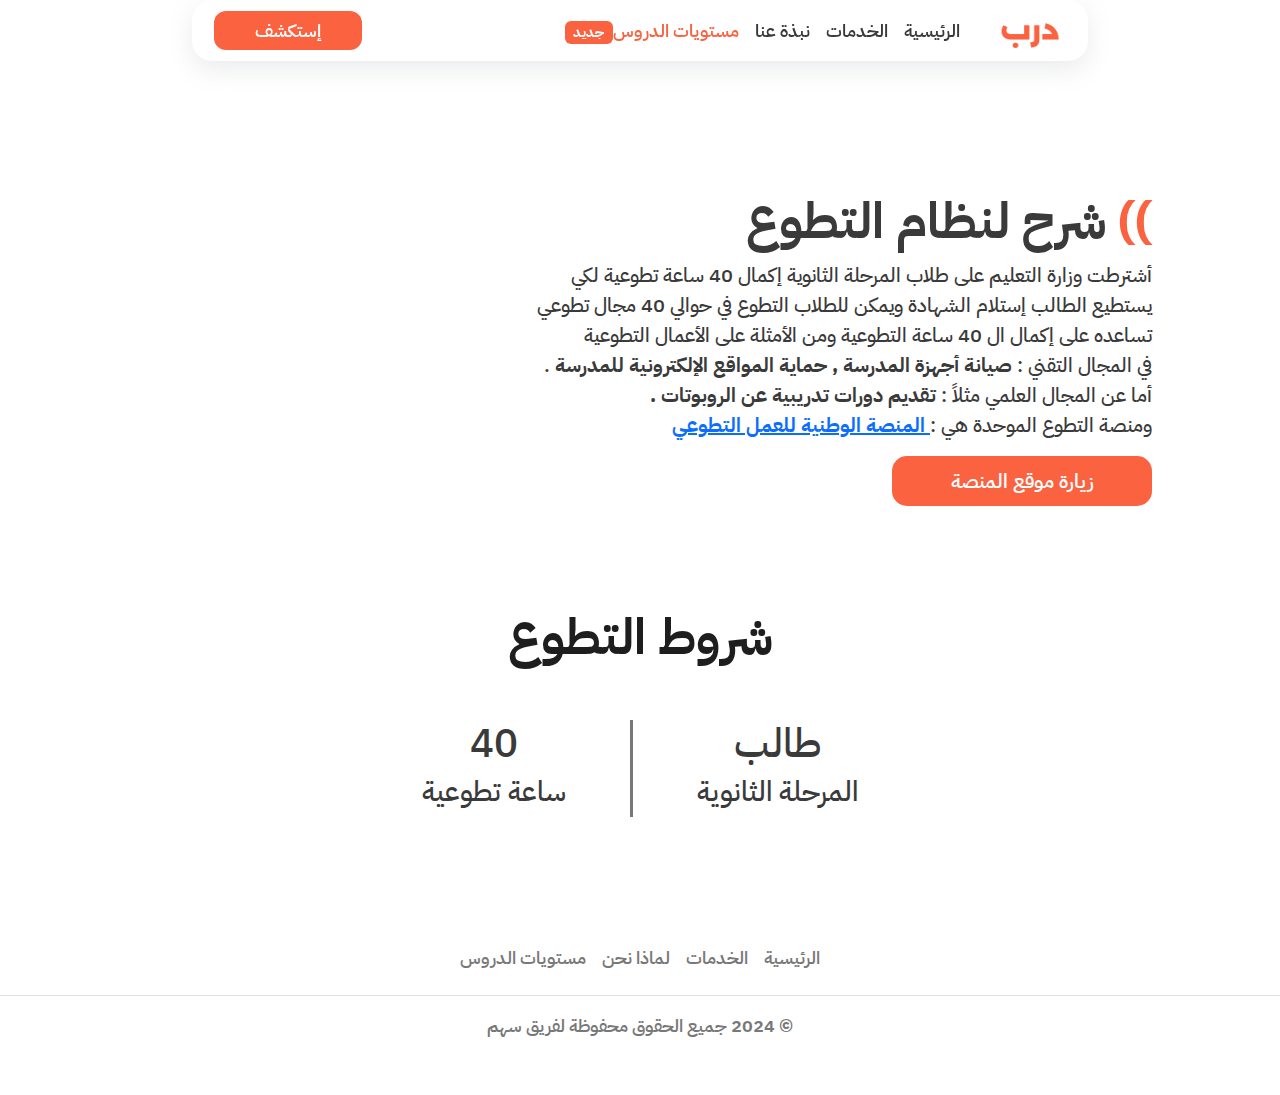
<file: tatawae/index.html>
<!DOCTYPE html>
<html lang="en">

<head>
    <meta charset="UTF-8">
    <meta name="viewport" content="width=device-width, initial-scale=1.0">
    <link href="https://cdn.jsdelivr.net/npm/bootstrap@5.3.3/dist/css/bootstrap.min.css" rel="stylesheet"
        integrity="sha384-QWTKZyjpPEjISv5WaRU9OFeRpok6YctnYmDr5pNlyT2bRjXh0JMhjY6hW+ALEwIH" crossorigin="anonymous">
    <link rel="stylesheet" href="style.css">
    <title>شرح لنظام التطوع</title>
</head>

<body dir="rtl">
    <nav class="navbar fixed-top navbar-expand-lg ">
        <div class="container-fluid">
            <a class="navbar-brand" href="/HomePage/index.html">
                <img src="/img/logo out bg.png" alt="Logo" width="60" height="35" class="d-inline-block align-text-top">

            </a>
            <button class="navbar-toggler" type="button" data-bs-toggle="collapse" data-bs-target="#navbarNavDropdown"
                aria-controls="navbarNavDropdown" aria-expanded="false" aria-label="Toggle navigation">
                <span class="navbar-toggler-icon"></span>
            </button>
            <div class="collapse navbar-collapse" id="navbarNavDropdown">
                <ul class="navbar-nav">
                    <li class="nav-item">
                        <a class="nav-link" aria-current="page" href="/HomePage/index.html">الرئيسية</a>

                    <li class="nav-item">
                        <a class="nav-link" href="/HomePage/index.html#services">الخدمات</a>

                    <li class="nav-item">
                        <a class="nav-link" href="#">نبذة عنا</a>

                    <li class="nav-item dropdown" style="color: #FA6240;">
                        <a class="nav-link" href="#" style="color: #FA6240;">مستويات الدروس<span class="badge"
                            style="background-color: #FA6240;">جديد</span></a>

                </ul>

            </div>
            <a id="a" href="/HomePage/index.html#services"><button id="nav_btn" class="btn" type="button">إستكشف</button></a>
        </div>
    </nav>

    <div class="head">

        <div class="title">
            <!--تعريف عن نظام المسارات-->
            <h1 class="fw-bold" style="color: #3a3a3a; font-size: 50px;"><span
                    style="color: #FA6240; margin-left: 1%;">))</span>شرح لنظام التطوع</h1><!--العنوان-->
            <p class="fw-medium" id="first" style="color: #3a3a3a; font-size: 20px;">
                أشترطت وزارة التعليم على طلاب المرحلة الثانوية إكمال 40 ساعة تطوعية لكي
                <br> يستطيع الطالب إستلام الشهادة ويمكن للطلاب التطوع في حوالي 40 مجال تطوعي
                <br> تساعده على إكمال ال 40 ساعة التطوعية ومن الأمثلة على الأعمال التطوعية
                <br> في المجال التقني : <span class="fw-bold">صيانة أجهزة المدرسة , حماية المواقع الإلكترونية للمدرسة </span> .
                <br>أما عن المجال العلمي مثلاً : <span class="fw-bold">تقديم دورات تدريبية عن الروبوتات .</span>
                <br>ومنصة التطوع الموحدة هي :<a href="https://nvg.gov.sa/" class="fw-bold"> المنصة الوطنية للعمل التطوعي</a>
            </p>
            <a href="https://nvg.gov.sa/" class="head_btn fw-semibold">زيارة موقع المنصة</a>
        </div>
    </div>


        <div class="rules">
            <div class="rules_title">
                <h1 class="fw-bold">شروط التطوع</h1>
            </div>
            <div class="rules_cards">
                <div class="rules_card" style="    border-left: 3px solid #787878;
                padding-left: 5%;">
                    <h1>طالب</h1>
                    <h3>المرحلة الثانوية</h3>
                </div>
                <div class="rules_card" style="padding-right: 5%;">
                    <h1>40</h1>
                    <h3>ساعة تطوعية</h3>
                </div>
            </div>
        </div>
        <footer class="py-3 my-4">
            <ul class="nav justify-content-center border-bottom pb-3 mb-3">
              <li class="nav-item"><a href="/HomePage/index.html" class="nav-link px-2 fw-semibold" style="color: #787878;">الرئيسية</a></li>
              <li class="nav-item"><a href="/HomePage/index.html#services" class="nav-link px-2 fw-semibold" style="color: #787878;">الخدمات</a></li>
              <li class="nav-item"><a href="/HomePage/index.html#why" class="nav-link px-2 fw-semibold" style="color: #787878;">لماذا نحن</a></li>
              <li class="nav-item"><a href="/Edu_level/index.html" class="nav-link px-2 fw-semibold" style="color: #787878;">مستويات الدروس</a></li>
            </ul>
            <p class="text-center fw-semibold" style="color: #787878; font-size: large;">© 2024 جميع الحقوق محفوظة لفريق سهم</p>
          </footer>
        <script src="https://cdn.jsdelivr.net/npm/bootstrap@5.3.3/dist/js/bootstrap.bundle.min.js"
        integrity="sha384-YvpcrYf0tY3lHB60NNkmXc5s9fDVZLESaAA55NDzOxhy9GkcIdslK1eN7N6jIeHz"
        crossorigin="anonymous"></script>
</body>

</html>
</file>
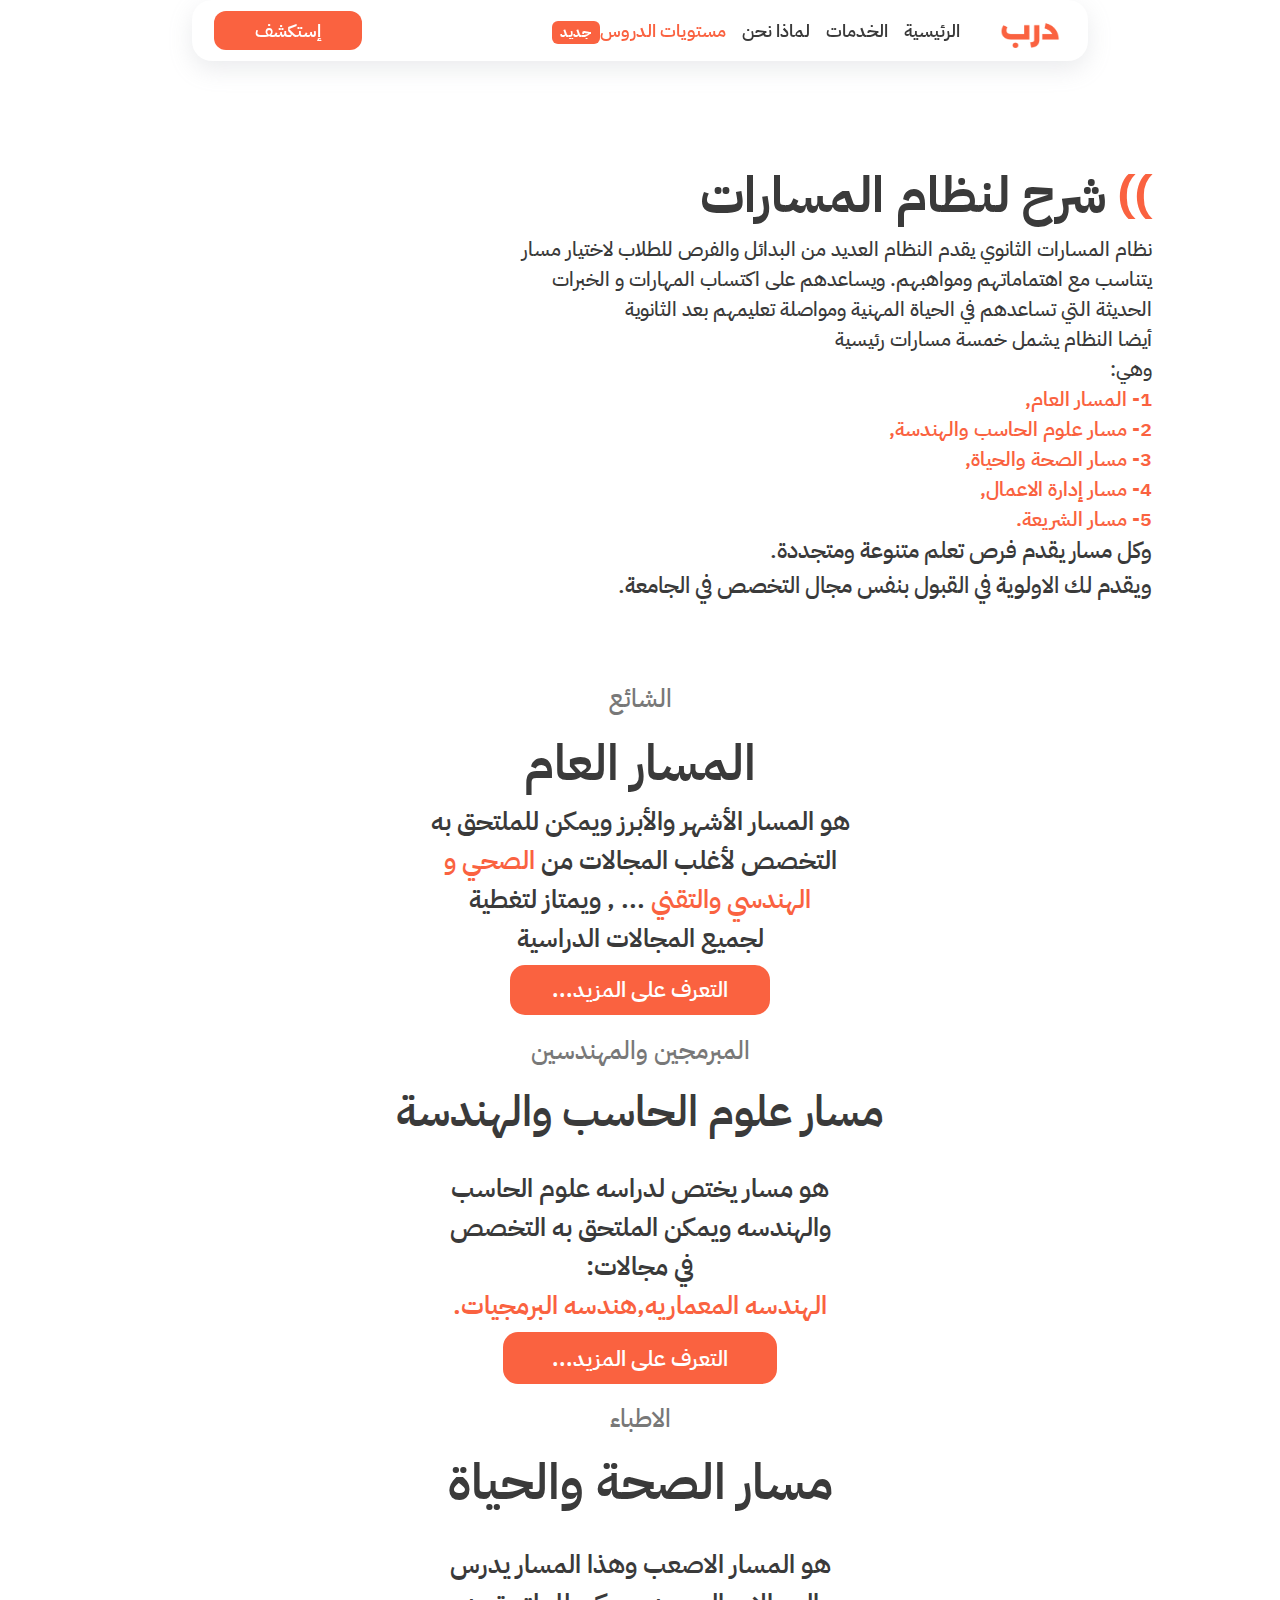
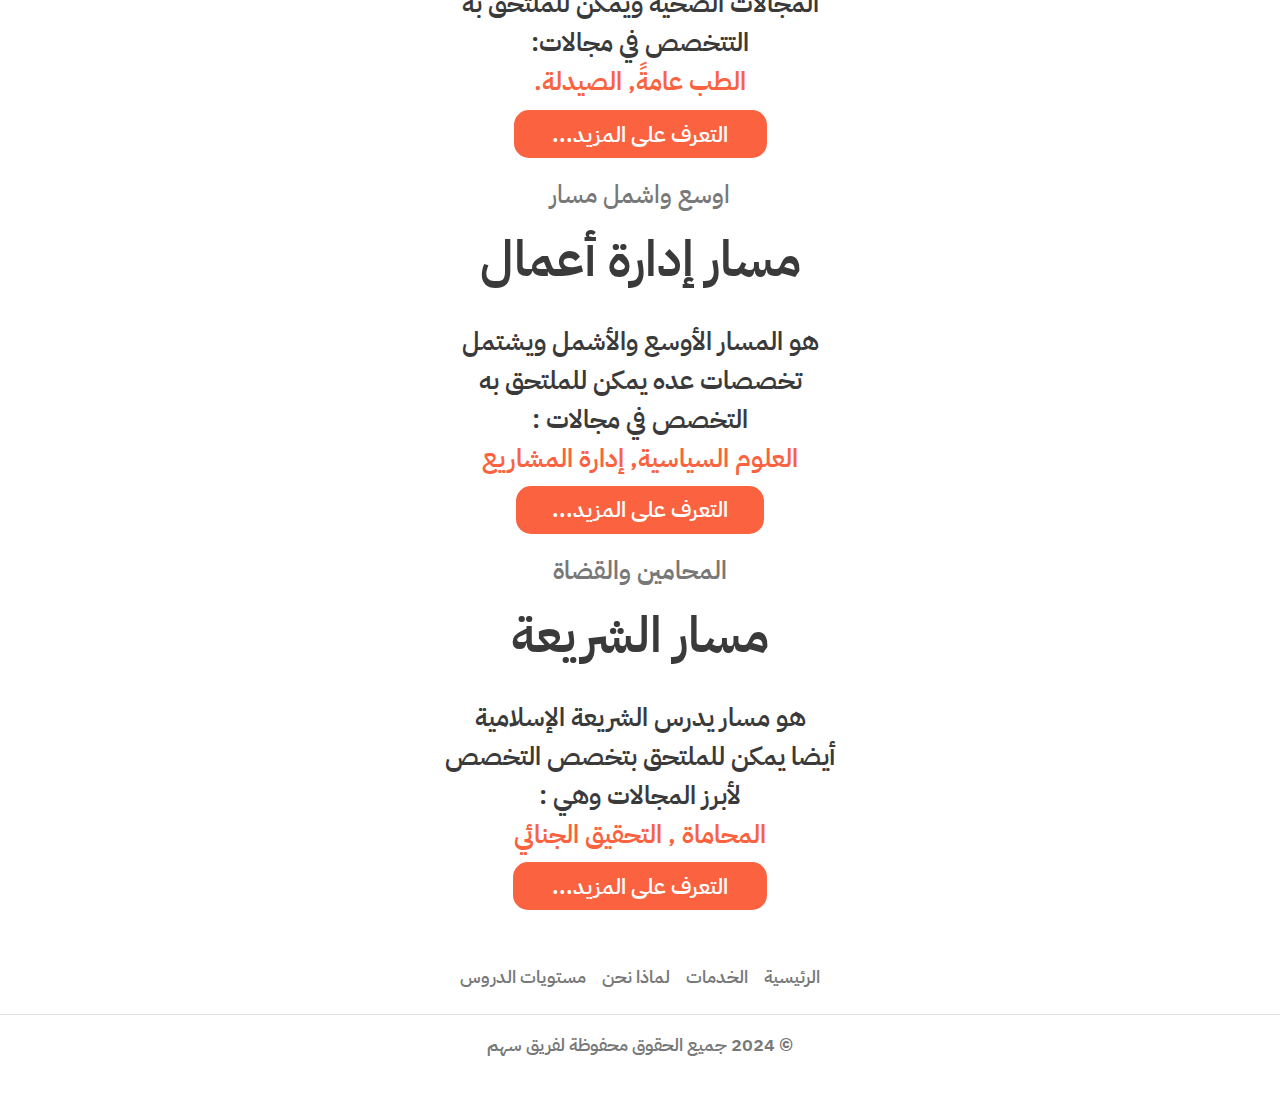
<file: msarat/msarat.html>
<!DOCTYPE html>
<html lang="ar">

<head>
  <meta charset="UTF-8">
  <meta name="viewport" content="width=device-width, initial-scale=1.0">
  <link href="https://cdn.jsdelivr.net/npm/bootstrap@5.3.3/dist/css/bootstrap.min.css" rel="stylesheet"
    integrity="sha384-QWTKZyjpPEjISv5WaRU9OFeRpok6YctnYmDr5pNlyT2bRjXh0JMhjY6hW+ALEwIH" crossorigin="anonymous">
  <link rel="stylesheet" href="msarat.css">
  <title>شرح لنظام المسارات</title>
</head>

<body dir="rtl">
  <nav class="navbar fixed-top navbar-expand-lg ">
    
    <div class="container-fluid">
      <a class="navbar-brand" href="/HomePage/index.html">
        <img src="/HomePage/img/logo out bg.png" alt="Logo" width="60" height="35"
        class="d-inline-block align-text-top">
        
      </a>
      <button class="navbar-toggler" type="button" data-bs-toggle="collapse" data-bs-target="#navbarNavDropdown"
      aria-controls="navbarNavDropdown" aria-expanded="false" aria-label="Toggle navigation">
      <span class="navbar-toggler-icon"></span>
    </button>
    <div class="collapse navbar-collapse" id="navbarNavDropdown">
      <ul class="navbar-nav">
        <li class="nav-item">
          <a class="nav-link" aria-current="page" href="/HomePage/index.html">الرئيسية</a>
        </li>
        <li class="nav-item">
          <a class="nav-link" href="/HomePage/index.html#services">الخدمات</a>
        </li>
        <li class="nav-item">
          <a class="nav-link" href="/HomePage/index.html#why">لماذا نحن</a>
        </li>
        <li class="nav-item dropdown" style="color: #FA6240;">
          <a class="nav-link" href="/Edu_level/index.html" style="color: #FA6240;">مستويات الدروس<span class="badge"
            style="background-color: #FA6240;">جديد</span></a>
          </li>
        </ul>
        
      </div>
      <a id="a" href="/HomePage/index.html#services"><button id="nav_btn" class="btn" type="button">إستكشف</button></a>
    </div>
  </nav>

  <div class="head">

    <div class="title">
      <!--تعريف عن نظام المسارات-->
      <h1 class="fw-bold" style="color: #3a3a3a; font-size: 50px;"><span
          style="color: #FA6240; margin-left: 1%;">))</span>شرح لنظام المسارات</h1><!--العنوان-->
      <p class="fw-medium" id="first" style="color: #3a3a3a; font-size: 20px;">
        نظام المسارات الثانوي يقدم النظام العديد من البدائل والفرص للطلاب لاختيار مسار
        <br> يتناسب مع اهتماماتهم ومواهبهم. ويساعدهم على اكتساب المهارات و الخبرات
        <br> الحديثة التي تساعدهم في الحياة المهنية ومواصلة تعليمهم بعد الثانوية
        <br> أيضا النظام يشمل خمسة مسارات رئيسية
        <br> وهي:
        <br>
        <span class="fw-semibold" style="color: #FA6240;">
          
          1- المسار العام,
          <br>
          2- مسار علوم الحاسب والهندسة,
          <br>
          3- مسار الصحة والحياة,
          <br>
          4- مسار إدارة الاعمال,
          <br>
          5- مسار الشريعة.
          <br>
        </span>
        <span class="fw-medium" style="font-size: 23px; color: #3a3a3a;">
          وكل مسار يقدم فرص تعلم متنوعة ومتجددة.
          <br>
          ويقدم لك الاولوية في القبول بنفس مجال التخصص في الجامعة.
          <br>
        </span>
      </p>
    </div>

    <!--نهايه التعريف-->



  </div>

  <div class="msarat">
    <!--بدايه المسار الاول-->
    <div class="msar">

    <p class="small fw-medium">الشائع</p>
    <h2 class="fw-semibold">المسار العام </h2>
    <p class="fw-semibold text">
      هو المسار الأشهر والأبرز ويمكن للملتحق به
      <br>التخصص لأغلب المجالات من<span> الصحي و
        <br> الهندسي والتقني</span> ... , ويمتاز لتغطية
        <br> لجميع المجالات الدراسية
    </p>
    <a href="https://taqweem.app/%D8%A7%D9%84%D9%85%D8%B3%D8%A7%D8%B1-%D8%A7%D9%84%D8%B9%D8%A7%D9%85/" class="fw-semibold">التعرف على المزيد...</a>
  </div>

    <!--نهايه المسار الاول-->
    <div class="msar">
    <!-- بدايه المسار الثاني-->
    <p class="small fw-medium">المبرمجين والمهندسين</p>
    <h2 class="fw-semibold" style="font-size:43px ;">مسار علوم الحاسب والهندسة</h2><br>
    <p class="fw-semibold text" >هو مسار يختص لدراسه علوم الحاسب
      <br>
      والهندسه ويمكن الملتحق به التخصص
      <br>
      في مجالات:
      <br>
      <span>الهندسه المعماريه,هندسه البرمجيات.</span>
    </p>
    <a href="https://taqweem.app/%D9%85%D8%B3%D8%A7%D8%B1-%D8%B9%D9%84%D9%88%D9%85-%D8%A7%D9%84%D8%AD%D8%A7%D8%B3%D8%A8-%D9%88%D8%A7%D9%84%D9%87%D9%86%D8%AF%D8%B3%D8%A9/" class="fw-semibold">التعرف على المزيد...</a>
  </div>
    <!--نهايه المسار الثاني-->

    <!--بدايه المسار الثالث-->
    <div class="msar">
    <p class="small fw-medium">الاطباء</p>
    <h2 class="fw-semibold">مسار  الصحة والحياة</h2><br>
    <p class="fw-semibold text">هو المسار الاصعب وهذا المسار يدرس
      <br>
      المجالات الصحيه ويمكن للملتحق به
      <br>
      التتخصص في مجالات:
      <br>
      <span>الطب عامةً, الصيدلة.</span>
    </p>
    <a href="https://taqweem.app/%D9%85%D8%B3%D8%A7%D8%B1-%D8%A7%D9%84%D8%B5%D8%AD%D8%A9-%D9%88%D8%A7%D9%84%D8%AD%D9%8A%D8%A7%D8%A9/" class="fw-semibold">التعرف على المزيد...</a>
  </div>
    <!--نهايه المسار الثالث-->

    <!--بدايه المسار الرابع-->
    <div class="msar">
    <p class="small fw-medium">اوسع واشمل مسار</p>
    <h2 class="fw-semibold">مسار إدارة أعمال</h2><br>
    <p class="fw-semibold text"> هو المسار الأوسع والأشمل ويشتمل
      <br>
      تخصصات عده يمكن للملتحق به
      <br>
      التخصص في مجالات :
      <br>
      <span>العلوم السياسية, إدارة المشاريع</span>
    </p>
    <a href="https://taqweem.app/%D9%85%D8%B3%D8%A7%D8%B1-%D8%A5%D8%AF%D8%A7%D8%B1%D8%A9-%D8%A7%D9%84%D8%A3%D8%B9%D9%85%D8%A7%D9%84/" class="fw-semibold">التعرف على المزيد...</a>
  </div>

    <!--نهايه  المسار الرابع-->

    <!--نهايه المسار الخامس-->
    <div class="msar">

    <p class="small fw-semibold">المحامين والقضاة</p>
    <h2 class="fw-semibold">مسار الشريعة</h2><br>
    <p class="fw-semibold text">
      هو مسار يدرس الشريعة الإسلامية 
      <br> أيضا يمكن للملتحق بتخصص التخصص
      <br> لأبرز المجالات وهي :
      <br><span>المحاماة , التحقيق الجنائي</span> 
    </p>
    <a href="https://taqweem.app/%D8%A7%D9%84%D9%85%D8%B3%D8%A7%D8%B1-%D8%A7%D9%84%D8%B4%D8%B1%D8%B9%D9%8A/" class="fw-semibold">التعرف على المزيد...</a>
  </div>

    <!--نهايه المسار الخامس-->
  </div>
  <footer class="py-3 my-4">
    <ul class="nav justify-content-center border-bottom pb-3 mb-3">
      <li class="nav-item"><a href="/HomePage/index.html" class="nav-link px-2 fw-semibold" style="color: #787878;">الرئيسية</a></li>
      <li class="nav-item"><a href="/HomePage/index.html#services" class="nav-link px-2 fw-semibold" style="color: #787878;">الخدمات</a></li>
      <li class="nav-item"><a href="/HomePage/index.html#why" class="nav-link px-2 fw-semibold" style="color: #787878;">لماذا نحن</a></li>
      <li class="nav-item"><a href="/Edu_level/index.html" class="nav-link px-2 fw-semibold" style="color: #787878;">مستويات الدروس</a></li>
    </ul>
    <p class="text-center fw-semibold" style="color: #787878; font-size: large;">© 2024 جميع الحقوق محفوظة لفريق سهم</p>
  </footer>
  
  <script src="https://cdn.jsdelivr.net/npm/bootstrap@5.3.3/dist/js/bootstrap.bundle.min.js"
    integrity="sha384-YvpcrYf0tY3lHB60NNkmXc5s9fDVZLESaAA55NDzOxhy9GkcIdslK1eN7N6jIeHz"
    crossorigin="anonymous"></script>
</body>

</html>
</file>
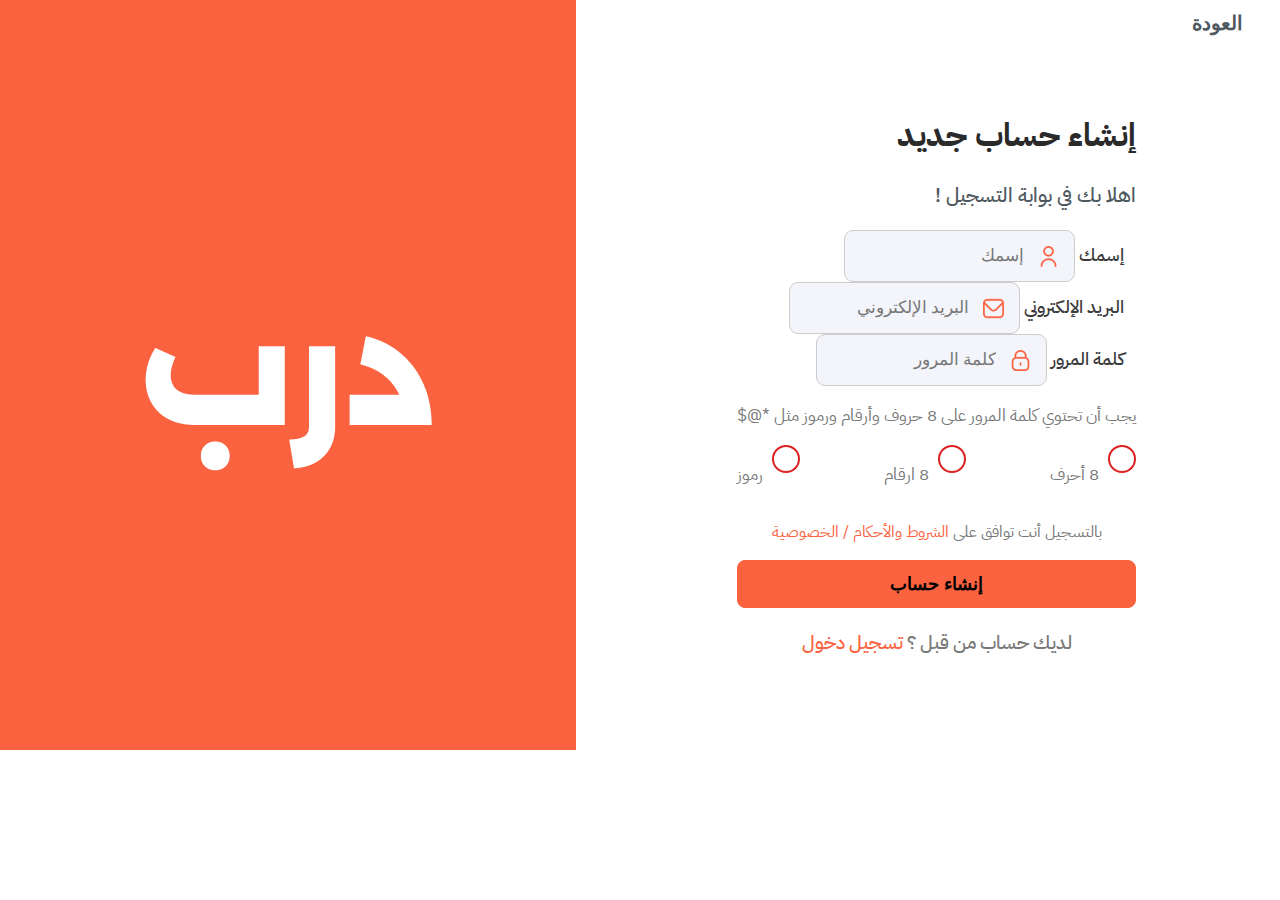
<file: Registration system/pages/signup.html>
<!DOCTYPE html>
<html lang="ar">
<head>
    <meta charset="UTF-8">
    <meta name="viewport" content="width=device-width, initial-scale=1.0">
    <link href="https://cdn.jsdelivr.net/npm/bootstrap@5.3.2/dist/css/bootstrap.min.css" rel="stylesheet" integrity="sha384-T3c6CoIi6uLrA9TneNEoa7RxnatzjcDSCmG1MXxSR1GAsXEV/Dwwykc2MPK8M2HN" crossorigin="anonymous">
    <link rel="stylesheet" href="/Registration system/style/signup.css">
    <link rel='stylesheet' href='https://cdn-uicons.flaticon.com/uicons-regular-rounded/css/uicons-regular-rounded.css'>
    <link rel='stylesheet' href='https://cdn-uicons.flaticon.com/uicons-bold-rounded/css/uicons-bold-rounded.css'>
    <link rel="icon" type="image/x-icon" href="/img/Group 3.png">
    <title>بوابة التسجيل | درب</title>
</head>
<body dir="rtl">
    <!-- الواجهة العلوية للموقع للهاتف -->
        <div class="top_side">
            <img id="center_logo" class="img-fluid" src="/img/Group 3.png" alt="" width="150" style="margin-bottom: 3%;">
        </div>
        <!-- الواجهة الجانبية للموقع للكمبيوتر -->
        <div class="form_cont">
            <div class="left_side">
                <img class="img-fluid" src="/img/Group 3.png" alt="">
                
        </div>
        <!-- الواجهة باليمين المدخلات .. -->
        <form class="right_side">
            <!-- العنوان -->
            <h1>إنشاء حساب جديد</h1>
            <!-- الترحيب -->
            <p style="color: #4E585F; font-size: 20px; font-weight: 500;">اهلا بك في بوابة التسجيل !</p>
            <!-- المدخلات -->
            <!-- الإسم -->
            <div class="mb-3">
                <label for="name" class="form-label mb-2">إسمك</label>
                <input type="text" class="form-control" placeholder="إسمك" id="name" aria-describedby="إسمك" required>
            </div>
            <!-- البريد الإلكتروني -->
            <div class="mb-3">
                <label for="email_input" class="form-label mb-2">البريد الإلكتروني</label>
                <input type="email" class="form-control" id="email_input" placeholder="البريد الإلكتروني" aria-describedby="البريد الإلكتروني" required>
                
            </div>
            <!-- كلمة المرور -->
            <div class="mb-3">
                <label for="password_input" class="form-label mb-2">كلمة المرور</label>
                <input type="password" placeholder="كلمة المرور" class="form-control" id="password_input" aria-describedby="كلمة المرور" required>
                <!-- نص يعبر عن شروط كلمة المرور -->
                <p class="mt-3" style="font-size: 17px; color: #787878; font-weight: 400;">يجب أن تحتوي كلمة المرور على 8 حروف وأرقام ورموز مثل *@$</p>
                <!-- متطلبات كلمة المرور -->
            <div class="requirements">
                <div class="letters">
                    <div id="circle_1" class="circle_error"></div>
                    <p>8 أحرف</p>
                </div>
                <div class="numbers">
                    <div id="circle_2" class="circle_error"></div>
                    <p>8 ارقام</p>
                </div>
                <div class="symbols">
                    <div id="circle_3" class="circle_error"></div>
                    <p>رموز</p>
                </div>
        </div>
            </div>
            <!-- الشروط والأحكام -->
            <p style="font-size: 16px; color: #787878; text-align: center;" class="fw-semibold">بالتسجيل أنت توافق على <span style="color: #fa6240;">الشروط والأحكام / الخصوصية</span></p>
          <button type="submit" id="form_btn" class="btn btn-primary">إنشاء حساب</button>
            <p style="font-size: 19px; color: #787878; font-weight: 500; text-align: center; margin-top: 5%;">لديك حساب من قبل ؟ <a href="signin.html" style="color: #fa6240; text-decoration: none;">تسجيل دخول</a></p>
        </form>
        <!-- زر العودة -->
        <div class="back_cont">
            <button style="padding-top: 18%; width: 100%;" onclick="goBack()"> العودة <i class="fi fi-br-angle-left"></i></button>
        </div>
        
    </div>
    <script src="https://cdn.jsdelivr.net/npm/bootstrap@5.3.2/dist/js/bootstrap.bundle.min.js" integrity="sha384-C6RzsynM9kWDrMNeT87bh95OGNyZPhcTNXj1NW7RuBCsyN/o0jlpcV8Qyq46cDfL" crossorigin="anonymous"></script>

   

 
</body>
</html>
</file>
<file: Edu_level/style.css>
/* Fonts */
@import url('https://fonts.googleapis.com/css2?family=Alexandria:wght@500&family=IBM+Plex+Sans+Arabic:wght@400;500;600;700&display=swap');


*{
  margin: 0;
  padding: 0;
}
body {
  transition: .25s ease-in-out;
  font-family: "IBM Plex Sans Arabic";
}

/* الناف بار -----------------------------------------------------------------------------------------*/
.navbar {
  background-color: #ffffff;
  /* border: 1px solid red; */
  width: 70%;
  margin: auto;
  box-shadow: rgba(149, 157, 165, 0.2) 0px 8px 24px;
  border-radius: 20px;
  z-index: 9;
}

.nav-link {
  margin: auto;
  font-weight: 600;
  font-size: large;
  color: #3a3a3a;
  transition: 0.25s ease-in-out;
}

.nav-link:hover {
  color: #fa6240;
  transition: 0.25s ease-in-out;
}

.navbar-nav {
  padding-right: 5%;
}

#nav_btn {
  background-color: #fa6240;
  font-weight: 600;
  color: white;
  padding: 0.3% 3%;
  margin-left: 3%;
  border-radius: 12px;
  font-size: 18px;
}


  /* الواجهة العلوية */
  .head {
    padding-top: 10%; 
    margin-bottom: 5%;
    text-align: center;
}

.head h1 {
    color: #fa6240;
    font-size: 60px;
}

.head h2 {
    color: #1e1e1e;
}

.head h5 {
    color: #787878;
}


.level {
    display: flex;
    justify-content: center;
    flex-direction: column;
    align-items: center;
    margin: auto;
    text-align: center;
    border: 3px solid #fa6240;
    border-radius: 20px;
    width: 270px;
    height: 320px;
    margin-bottom: 10%;
}

.level a {
    display: flex;
    justify-content: center;
    align-items: center;
    background-color: #fa6240;
    color: white;
    text-decoration: none;
    font-size: 20px;
    border-radius: 15px;
    height: 50px;
    width: 230px;
    margin-top: 18%;
}


@media screen and (max-width: 1000px) {
  
  .navbar {
    width: 100%;
    border-radius: 0;
  }
}

@media screen and (max-width: 992px) {
  .navbar-nav {
    display: flex;
  }

  #nav_btn {
    display: none;
  }
  #a {
    display: none;
  }
}

#a{
  padding: 0%;

}
#nav_btn{
 padding: 5px 40px;
 margin-left: 10px;
}
</file>
<file: HomePage/style.css>
/* Fonts */
@import url('https://fonts.googleapis.com/css2?family=Alexandria:wght@500&family=IBM+Plex+Sans+Arabic:wght@400;500;600;700&display=swap');


*{
  margin: 0;
  padding: 0;
}
body {
  transition: .25s ease-in-out;
  font-family: "IBM Plex Sans Arabic";
}

/* الناف بار -----------------------------------------------------------------------------------------*/
.navbar {
  background-color: #ffffff;
  /* border: 1px solid red; */
  width: 70%;
  margin: auto;
  box-shadow: rgba(149, 157, 165, 0.2) 0px 8px 24px;
  border-radius: 20px;
  z-index: 9;
}

.nav-link {
  margin: auto;
  font-weight: 600;
  font-size: large;
  color: #3a3a3a;
  transition: 0.25s ease-in-out;
}

.nav-link:hover {
  color: #fa6240;
  transition: 0.25s ease-in-out;
}

.navbar-nav {
  padding-right: 5%;
}

#nav_btn {
  background-color: #fa6240;
  font-weight: 600;
  color: white;
  padding: 0.3% 3%;
  margin-left: 3%;
  border-radius: 12px;
  font-size: 18px;
}




/* الواجهة العلوية -----------------------------------------------------------------------------------------*/

/* الجد */
.main {
    display: flex;
    justify-content: center;
    align-items: center;
    flex-direction: column;
    margin-top: 8%;
    padding: 6%;
    background-image: url("/HomePage/img/Group\ 1.png");

    background-repeat: no-repeat;
    background-position: center;
    width: 100%;
    /* padding-bottom: 13%; */
    
}

/* أب النصوص */
.main .text {
    text-align: center;
}

/* العنوان */
.main h1 {
    font-size: 46px;
    color: #3a3a3a;
    font-weight: 700;
}

/* النص */
.main p {
    text-align: center;
    color: #787878;
    font-size: 24px;
    font-weight: 500;
}

/* أب الأزرار */
.main_btns {
    display: flex;
    justify-content: center;
    align-items: center;
    width: 100%;
    gap: 2%;
    margin: 1%;
}
/* الزر الأساسي */

.main_btn {
    background: rgb(250,98,64);
    background: linear-gradient(180deg, rgba(250,98,64,1) 0%, rgba(220,115,91,1) 100%);
    color: white;
    padding: 8px 84px;
    border-radius: 15px;
    font-weight: bold;
    font-size: 22px;
    transition: .25s ease-in-out;

}

/* عند الإشارة */

.main_btn:hover {
    background-color: #be482e;
    color: whitesmoke;
    transition: .25s ease-in-out;
}

/* الزر الفرعي */
.sec_btn {
    border: 3px solid #fa6240;
    color: #fa6240;
    padding: 6px 60px;
    border-radius: 15px;
    font-weight: bold;
    font-size: 23px;
    transition: .25s ease-in-out;

}

/* عند الإشارة */

.sec_btn:hover {
    background-color: #fa6240;
    color: whitesmoke;
    transition: .25s ease-in-out;
}


/* الأرقام والأحصائيات -----------------------------------------------------------------------------------------*/


.num {
    margin-top: 5%;
    width: 100%;
    text-align: center;
}

.num_title h5 {
    color: #787878;
    font-weight: 500;
    font-size: 25px;
}

.num_title h3 {
    color: #3a3a3a;
}

/* قسم البطاقات */

.num_cards {
  display: flex;
  justify-content: center;
  align-items: center;
  flex-wrap: wrap;
  gap: 3%;
  margin-top: 3%;
}

.num_card {
  width:375px;
  height: 197px;
  text-align: right;
  padding: 2% 4% 0 2%;
  border: 4px solid #fa6240;
  /* border-image: linear-gradient(#ff9e89, #fa6240) ,50;  */
  border-radius: 42px ;
  margin-bottom: 5%;
  transition: .25s ease-in-out;
}

.num_card h1{
display: flex;
justify-content: space-between;
color: #3a3a3a;
font-size: 54px;
font-weight: 600;
}

.num_card h4 {
  color: #787878;
  font-size: 34px;
font-weight: 600;

}

.num_card i {
  color: #fa6240;
  font-size: 55px;
}



/* الخدمات -----------------------------------------------------------------------------------------*/

.services {
  margin-top: 5%;
}

.ser_title {
  text-align: center;
  margin-bottom: 3%;
}

.ser_title h1 {
  color: #3a3a3a;
  font-weight: bold;
}

.ser_cards {
  display: flex;
  justify-content: center;
  gap: 9%;
  flex-wrap: wrap;
}


.ser_card {
  margin: 2% 3%;
  width: 405px;
  height: 209px;
  border: 2px solid #C6C6C6;
  border-radius: 15px;
  padding: 1.5%;
}

.ser_card h2 {
  font-size: 32px;
  display: flex;
  justify-content: space-between;
  color: #2a2a2a;
  font-weight: bold;
}

.ser_card h6 {
  color: #787878;
  font-size:17px;
  font-weight: 700;
  margin-bottom: 7%;
}

/* زر بطاقة الخدمات */

.ser_card a {
  background: rgb(250,98,64);
  background: linear-gradient(180deg, rgba(250,98,64,1) 0%, rgba(220,115,91,1) 100%);
  color: white;
  padding: 2.3% 19%;
  border-radius: 12px;
  font-weight: bold;
  font-size: 17px;
  transition: .25s ease-in-out;
  text-decoration: none;
}

.ser_card a:hover {
  border-radius: 15px;
}

.icon {
  font-size: 45px;
  color: #fa6240;
  margin-left: 5%;
}


/* لماذا نحن -----------------------------------------------------------------------------------------*/

.why {
  margin-top: 7%;
}

.why_title {
  text-align: center;
}

.why_title h1 {
  color: #3a3a3a;
  font-size: 45px;
}

.why_title h5 {
  color: #787878;
  font-weight: 500;
  font-size: 25px;
}

/* جهة البطاقات */

.why_cards {
  display: flex;
  justify-content:center;;
  align-items: center;
  margin-top: 5%;
  flex-wrap: wrap;
  gap: 7%;
  margin-bottom: 15%;
}

.why_card {
  border: 2px solid #C6C6C6;
  /* width: 100%; */
  color: #3a3a3a;
  text-align: center;
}

#width_card {

  margin:5%auto ;
  padding-top: 4%;
  width: 850px;
  max-width: 80%;
  height: 490px;
  text-align: center;
  border-radius: 31px;
}

#height_card {
  padding-top: 3%;
  width: 320px;
  height: 500px;
  border-radius: 31px;
  text-align: center;
}

#min_card {
  margin-top:4% ;
  display: flex;
  width: 425px;
  height: 170px;
  border-radius:21px;
  text-align: center;
  margin-bottom: 10%;
}


/* الجزء السفلي من الموقع */



@media screen and (max-width: 1000px) {
  .circel {
    display: none;
  }
  .navbar {
    width: 100%;
    border-radius: 0;
  }
}

@media screen and (max-width: 992px) {
  .navbar-nav {
    display: flex;
  }

  #nav_btn {
    display: none;
  }
  #a {
    display: none;
  }
}

@media screen and (max-width: 770px) {
  .main {
    background-image: none;
  }
}

@media screen and (max-width:428px) {
  .main_btns {
    flex-direction: column;
  }
  .main_btn {
    margin-bottom: 3%;
    width: 100%;
  }
  .sec_btn {
    width: 100%;
  }
}

#a{
  padding: 0%;

}
#nav_btn{
 padding: 5px 40px;
 margin-left: 10px;
}
</file>
<file: lesson-levels/style.css>
/* Fonts */
@import url('https://fonts.googleapis.com/css2?family=Alexandria:wght@500&family=IBM+Plex+Sans+Arabic:wght@400;500;600;700&display=swap');


*{
  margin: 0;
  padding: 0;
  
}
body {
  transition: .25s ease-in-out;
  font-family: "IBM Plex Sans Arabic";
}

/* الناف بار -----------------------------------------------------------------------------------------*/
.navbar {
  background-color: #ffffff;
  /* border: 1px solid red; */
  width: 70%;
  margin: auto;
  box-shadow: rgba(149, 157, 165, 0.2) 0px 8px 24px;
  border-radius: 20px;
  z-index: 9;
}
/* النصوص للناف */
.nav-link {
  margin: auto;
  font-weight: 600;
  font-size: large;
  color: #3a3a3a;
  transition: 0.25s ease-in-out;
}

/* عند الإشارة */
.nav-link:hover {
  color: #fa6240;
  transition: 0.25s ease-in-out;
}

/* دفع الناف بار لليمين */
.navbar-nav {
  padding-right: 5%;
}

/* زر الناف */

#nav_btn {
  background-color: #fa6240;
  font-weight: 600;
  color: white;
  padding: 0.3% 3%;
  margin-left: 3%;
  border-radius: 12px;
  font-size: 18px;
}

@media screen and (max-width: 1000px) {
  
    .navbar {
      width: 100%;
      border-radius: 0;
    }
  }
  
  @media screen and (max-width: 992px) {
    .navbar-nav {
      display: flex;
    }
  
    #nav_btn {
      display: none;
    }
  }
</file>
<file: lessons/style.css>
/* Fonts */
@import url('https://fonts.googleapis.com/css2?family=Alexandria:wght@500&family=IBM+Plex+Sans+Arabic:wght@400;500;600;700&display=swap');


*{
  margin: 0;
  padding: 0;
  
}
body {
  transition: .25s ease-in-out;
  font-family: "IBM Plex Sans Arabic";
}

/* الناف بار -----------------------------------------------------------------------------------------*/
.navbar {
  background-color: #ffffff;
  /* border: 1px solid red; */
  width: 70%;
  margin: auto;
  box-shadow: rgba(149, 157, 165, 0.2) 0px 8px 24px;
  border-radius: 20px;
  z-index: 9;
}
/* النصوص للناف */
.nav-link {
  margin: auto;
  font-weight: 600;
  font-size: large;
  color: #3a3a3a;
  transition: 0.25s ease-in-out;
}

/* عند الإشارة */
.nav-link:hover {
  color: #fa6240;
  transition: 0.25s ease-in-out;
}

/* دفع الناف بار لليمين */
.navbar-nav {
  padding-right: 5%;
}

/* زر الناف */

#nav_btn {
  background-color: #fa6240;
  font-weight: 600;
  color: white;
  padding: 0.3% 3%;
  margin-left: 3%;
  border-radius: 12px;
  font-size: 18px;
}


  /* الواجهة العلوية */
  .head {
    padding-top: 10%; 
    margin-bottom: 5%;
    text-align: center;
}

.head h1 {
    color: #3a3a3a;
    font-size: 60px;
}

.head h2 {
    color: #fa6240;
}

.head h5 {
    color: #787878;
}



.cards{
  border: 3px solid #FA6240;
  min-width: 352px;
  max-width: 452px;
  height: 230px;
  border-radius: 29px    ;
  padding: 25px;
  margin: 20px;
  
}
.cards h2{
  color: #1e1e1e;
  font-size: 30px;
  font-weight: 600
}
.cards p{
  color: #3A3A3A;
  font-size: 25px;
  font-weight: 500;
}
.cards button{
    background-color: #FA6240;
    color: white;
    font-size: 23px;
    font-weight: 600;
    border: none;
    /* margin: 10px; */
    margin-right: 0;
    border-radius: 13px;
    width: 230px;
    height: 50px;
  }
  .container{
    display: flex;
    align-items: center;
    justify-content: center;
    margin-top: 50px;
    margin-bottom: 50px;
    flex-wrap: wrap;
    gap: 5%;
  }
  
  
  @media screen and (max-width: 1000px) {
  
      .navbar {
        width: 100%;
        border-radius: 0;
      }
    }
    
    @media screen and (max-width: 992px) {
      .navbar-nav {
        display: flex;
      }
    
      #nav_btn {
        display: none;
      }
    }
</file>
<file: Subjects/style.css>
/* Fonts */
@import url('https://fonts.googleapis.com/css2?family=Alexandria:wght@500&family=IBM+Plex+Sans+Arabic:wght@400;500;600;700&display=swap');


*{
  margin: 0;
  padding: 0;
}
body {
  transition: .25s ease-in-out;
  font-family: "IBM Plex Sans Arabic";
}

/* الناف بار -----------------------------------------------------------------------------------------*/
.navbar {
  background-color: #ffffff;
  /* border: 1px solid red; */
  width: 70%;
  margin: auto;
  box-shadow: rgba(149, 157, 165, 0.2) 0px 8px 24px;
  border-radius: 20px;
  z-index: 9;
}

.nav-link {
  margin: auto;
  font-weight: 600;
  font-size: large;
  color: #3a3a3a;
  transition: 0.25s ease-in-out;
}

.nav-link:hover {
  color: #fa6240;
  transition: 0.25s ease-in-out;
}

.navbar-nav {
  padding-right: 5%;
}

#nav_btn {
  background-color: #fa6240;
  font-weight: 600;
  color: white;
  padding: 0.3% 3%;
  margin-left: 3%;
  border-radius: 12px;
  font-size: 18px;
}



  /* الواجهة العلوية */
  .head {
    padding-top: 10%; 
    margin-bottom: 5%;
    text-align: center;
}

.head h1 {
    color: #3a3a3a;
    font-size: 60px;
}

.head h2 {
    color: #fa6240;
}

.head h5 {
    color: #787878;
}

/* البطاقات */

.cards {
    padding: 0% 5% 10% 5%;
    display: flex;
    justify-content: center;
    align-items: center;
    gap: 3%;
    flex-wrap: wrap;
}


/* البطاقة */
.card {
    margin-bottom: 3%;
}


@media screen and (max-width: 1000px) {
  
  .navbar {
    width: 100%;
    border-radius: 0;
  }
}

@media screen and (max-width: 992px) {
  .navbar-nav {
    display: flex;
  }

  #nav_btn {
    display: none;
  }
  #a {
    display: none;
  }
}

#a{
  padding: 0%;

}
#nav_btn{
 padding: 5px 40px;
 margin-left: 10px;
}
</file>
<file: tatawae/style.css>
@import url('https://fonts.googleapis.com/css2?family=IBM+Plex+Sans+Arabic:wght@400;500;600;700&display=swap');

*{

    font-family:"IBM Plex Sans Arabic";
    margin: 0;
    padding: 0;
}



.navbar {
    background-color: #ffffff;
    /* border: 1px solid red; */
    width: 70%;
    margin: auto;
    box-shadow: rgba(149, 157, 165, 0.2) 0px 8px 24px;
    border-radius: 20px;
    z-index: 9;
  }
  
  .nav-link {
    margin: auto;
    font-weight: 600;
    font-size: large;
    color: #3a3a3a;
    transition: 0.25s ease-in-out;
  }
  
  .nav-link:hover {
    color: #fa6240;
    transition: 0.25s ease-in-out;
  }

  .navbar-nav {
    padding-right: 5%;
  }
  
  #nav_btn {
    background-color: #fa6240;
    font-weight: 600;
    color: white;
    padding: 0.3% 3%;
    margin-left: 3%;
    border-radius: 12px;
    font-size: 18px;
  }

  
  /* الواجهة العلوية */
.head {
    padding-top: 15%; margin-right: 10%;
    margin-bottom: 5%;
}




.msarat h2{/*عنواين المسارات */
    font-size: 50px;
    color: #3a3a3a;
}

.text  {
    color: #3a3a3a;
    font-size: 26px;
}

.head_btn {
    color: white;
    text-decoration: none;
    display: flex;
    justify-content: center;
    align-items: center;
    background-color: #fa6240;
    height: 50px;
    width: 260px;
    border-radius: 15px;
    font-size: 20px;
}

/* شروط التطوع */

.rules {
    margin: 8% 0;
    text-align: center;
}

/* العنوان */

.rules_title h1 {
    color: #1e1e1e;
    font-size: 50px;
}

.rules_cards {
    margin-top: 4%;
    display: flex;
    justify-content: center;
    align-items: center;
}

.rules_card {
    color: #3a3a3a;
}


  @media screen and (max-width: 1000px) {
    .navbar {
      width: 100%;
      border-radius: 0;
    }
  }
  
  @media screen and (max-width: 992px) {
    .navbar-nav {
      display: flex;
    }
  
    #nav_btn {
      display: none;
    }
    #a {
      display: none;
    }
  }
  
  #a{
    padding: 0%;
  
  }
  #nav_btn{
   padding: 5px 40px;
   margin-left: 10px;
  }
</file>
<file: msarat/msarat.css>
@import url('https://fonts.googleapis.com/css2?family=IBM+Plex+Sans+Arabic:wght@400;500;600;700&display=swap');

*{

    font-family:"IBM Plex Sans Arabic";
    margin: 0;
    padding: 0;
}



.navbar {
    background-color: #ffffff;
    /* border: 1px solid red; */
    width: 70%;
    margin: auto;
    box-shadow: rgba(149, 157, 165, 0.2) 0px 8px 24px;
    border-radius: 20px;
    z-index: 9;
  }
  
  .nav-link {
    margin: auto;
    font-weight: 600;
    font-size: large;
    color: #3a3a3a;
    transition: 0.25s ease-in-out;
  }
  
  .nav-link:hover {
    color: #fa6240;
    transition: 0.25s ease-in-out;
  }

  .navbar-nav {
    padding-right: 5%;
  }
  
  #nav_btn {
    background-color: #fa6240;
    font-weight: 600;
    color: white;
    padding: 0.3% 3%;
    margin-left: 3%;
    border-radius: 12px;
    font-size: 18px;
  }
  
  /* الواجهة العلوية */
.head {
    padding-top: 13%; margin-right: 10%;
    margin-bottom: 5%;
}


#first{/*اول نص, نص تعريفي عن المسارات*/
    font-size: 15px;
}


.msarat h2{/*عنواين المسارات */
    font-size: 50px;
    color: #3a3a3a;
}

.text  {
    color: #3a3a3a;
    font-size: 26px;
}

.small {/*small = النصوص الصغيره الرماديه ,اطباء محاميين الخ..*/
    color: #787878;
    font-size: 25px;
}



span{/*التخصصات  المتاحه*/
    color:#fa6240;
}




.msarat {/*جعل النصوص في المنتصف*/
    text-align: center;
    display: flex;
    justify-content: center;
    align-items: center;
    gap: 5%;
    flex-direction: column;
}

.msar {
    margin: 1% 0;
}

.msar a{/*زر التعرف على المزيد*/
    color: #ffffff;
    text-decoration: none;
    background-color: #fa6240;
    font-size: 22px;
    border-radius: 15px;
    padding: 2% 10%;
}
a :hover{
    color:royalblue;
}
@media screen and (max-width: 1000px) {
    .circel {
      display: none;
    }
    .navbar {
      width: 100%;
      border-radius: 0;
    }
  }
  
  @media screen and (max-width: 992px) {
    .navbar-nav {
      display: flex;
    }
  
    #nav_btn {
      display: none;
    }
    #a {
      display: none;
    }
  }
  
  #a{
    padding: 0%;
  
  }
  #nav_btn{
   padding: 5px 40px;
   margin-left: 10px;
  }
</file>
<file: Registration system/style/signup.css>
@import url('https://fonts.googleapis.com/css2?family=Alexandria:wght@500&family=IBM+Plex+Sans+Arabic:wght@400;500;600;700&display=swap');

body {
    padding: 0;
    margin: 0;
    font-family: 'IBM Plex Sans Arabic';
        /* overflow-y: hidden; */
}


#center_logo {
    display: none;
}


.top_side {
    margin-bottom: 1%;
    padding: 4% 1%;
    display: none;
    background-color: #fa6240;
}



.back_cont button {
    color: #4E585F;
    font-size: 20px;
    font-weight: bold;
    background-color: #ffff;
    border: none;
    margin-right: 50%;
    
}

.right_side {
    margin: auto;
    margin-top: 7%;
}

.right_side h1 {
    color: #2a2a2a;
    font-weight: bold;
}

.form_cont {
    display: flex;
    flex-direction: row-reverse;
}

.form-label {
    color: #3A3A3A;
    font-weight: 500;
    font-size: large;
    margin-right: 3%;
}

.form-select {
    background-color: #F4F5FB;
}


.form-control {
    background-color: #F4F5FB;
    border: 1px solid #CCCCCC;
    height: 48px;
    border-radius: 9px;
    
}

.form-control::placeholder {
    color: #787878;
    font-size: 17px;
    font-weight: 400;
}
#name {
    background-image: url("/Registration system/img/user.png");
    background-repeat: no-repeat;
    background-size: 21px;
    padding-right: 50px;
    background-position: center right 15px;
}

#email_input {
    background-image: url("/Registration system/img/envelope.png");
    background-repeat: no-repeat;
    background-size: 21px;
    padding-right: 50px;
    background-position: center right 15px;
}


#password_input {
    background-image: url("/Registration system/img/lock.png");
    background-repeat: no-repeat;
    background-size:21px;
    padding-right: 50px;
    background-position: center right 15px;
}





#form_btn {
    border-radius: 8px;
    background-color: #fa6240;
    border: 1px solid #fa6240;
    width: 100%;
    font-weight: 800;
    font-size: 18px;
    padding: 3% 0;
}



.left_side {
    display: flex;
    z-index: 9;
    background-color: #fa6240;
    min-height: 750px;
    width: 45%;
    margin-right: auto;
    transition: .25s ease;
    
}

.left_side img {
    margin: auto;
}

.right_side {
    margin-left: auto;
}

input {
    background-color: #f4f5f8;
}


.requirements {
    display: flex;
    justify-content: space-between;
}

/* ----------------- */
.requirements p {
    color: #787878;
    font-size: 17px;
}

.circle_error {
    border: 2px solid #DB2323;
    padding: 2px;
    width: 20px;
    height: 20px;
    border-radius: 50%;
    margin-left: 9px;
    
}

.circle_success {
    /* border: 2px solid #4FAE88; */
    background-color: #4FAE88;
    padding: 2px;
    width: 20px;
    height: 20px;
    border-radius: 50%;
    margin-left: 9px;
    
}

.letters {
    display: flex;
}

.numbers {
    display: flex;
}

.symbols {
    display: flex;
}

@media only screen and (max-width: 1000px) {
    .left_side {
        display: none;
    }
    
    #center_logo {
        display: block;
        margin: auto;
    }
    
    .top_side {
        display: block;
    }
    @media only screen and (max-width: 1355px) {
        .back_cont {
            display: none;
        }
    }
}
</file>
